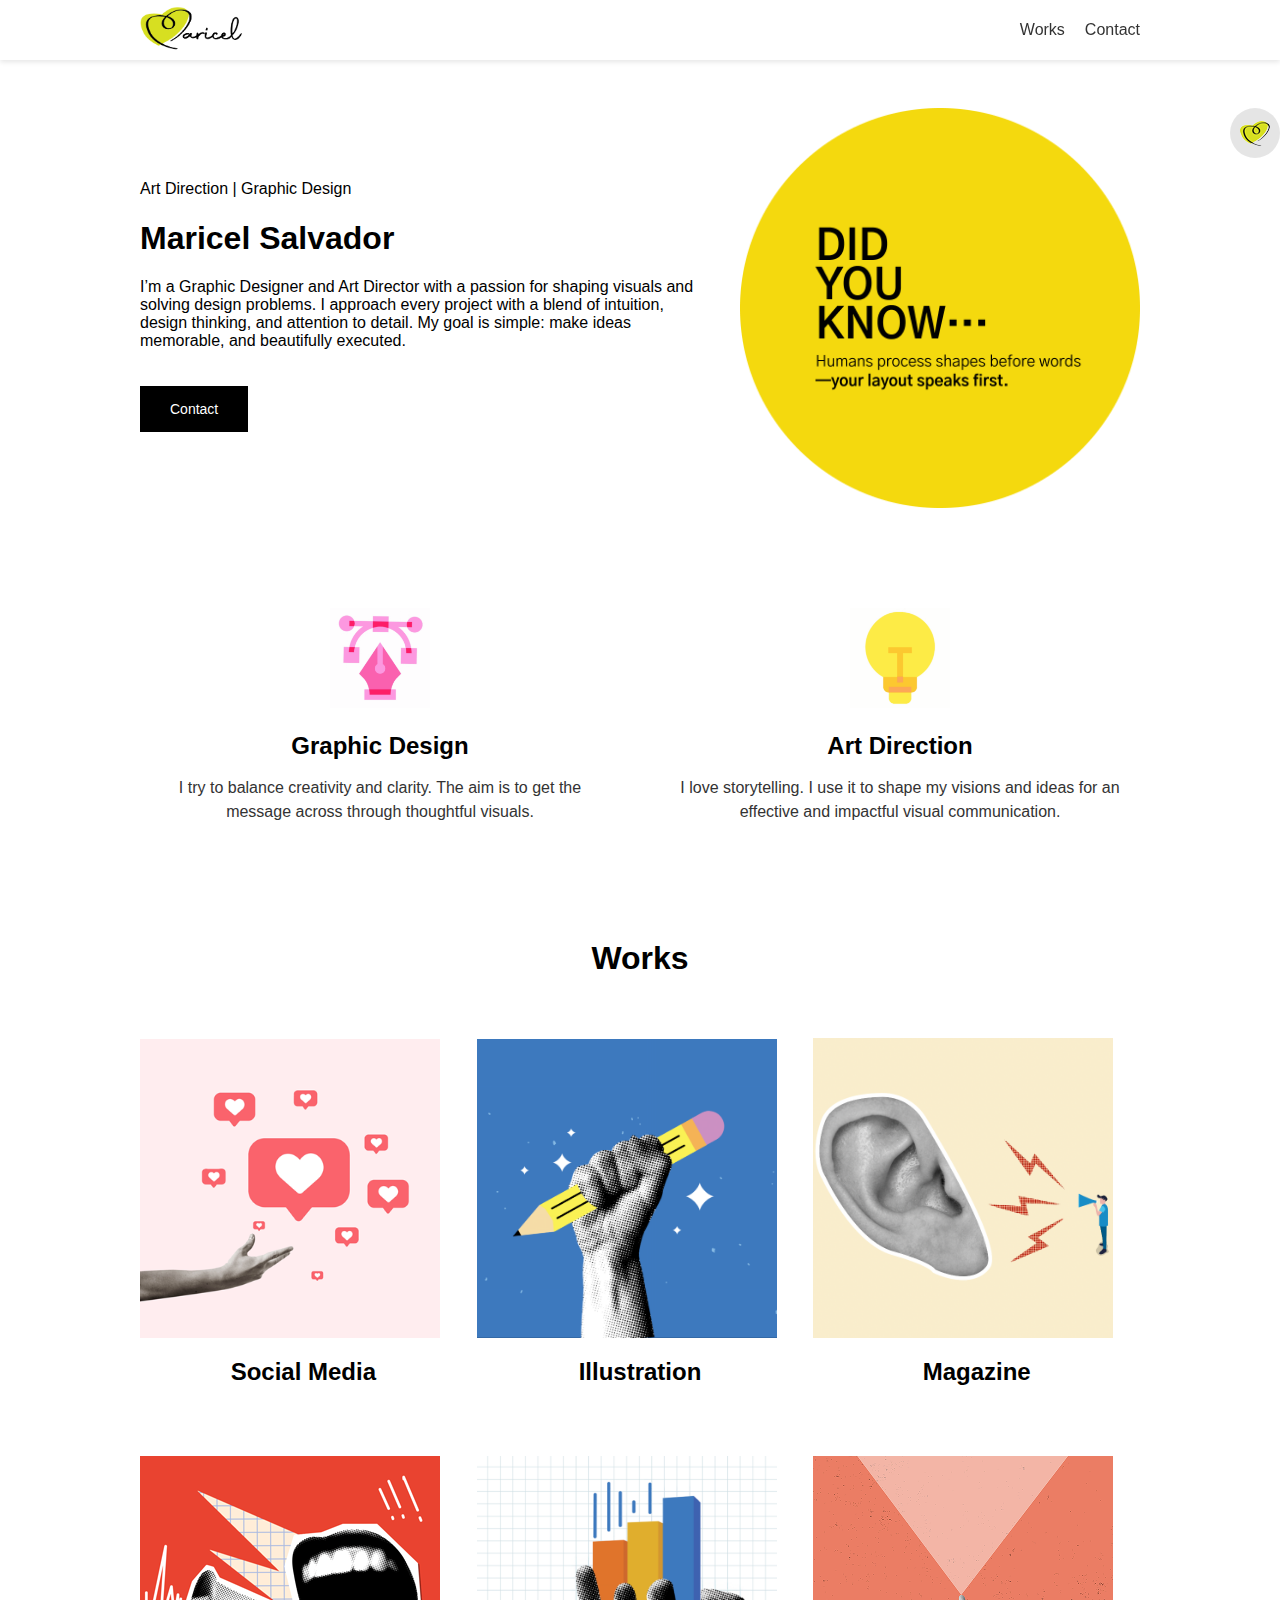
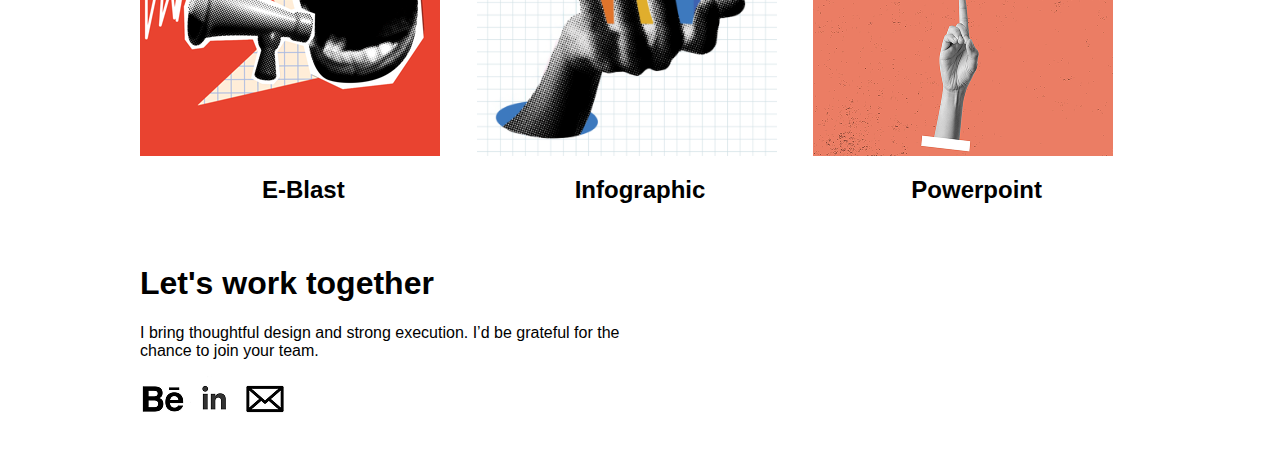
<file: index.html>
<!doctype html>

<html lang="en">
<head>
  <meta charset="UTF-8">
  <meta name="viewport" content="width=device-width, initial-scale=1.0">
  <title>Simple Navbar</title>
	
	<link rel="stylesheet" href="stylesheet.css">
	<link rel="stylesheet" href= "stylesheet2.css">
	<link rel="stylesheet" href= "styleshee3.css">
	
	<script src="menu.js" defer></script>

</head>
<body>
<nav class="navbar">
  <div class="navbar-inner">
    <div class="logo">
      <a href="index.html" aria-label="Go to homepage">
        <img src="images/Maricel-logo.png" alt="Maricel Salvador Logo">
      </a>
    </div>
    <div class="nav-links">
     
      <a href="#folio" class="folio">Works</a>
      <a href="#contact" class="message" data-open="contactModal">Contact</a>
    </div>
  </div>
</nav>

 <div class="about">
     <div>
		 <p>Art Direction | Graphic Design</p>
		 <h1>Maricel Salvador</h1>
		 <p>I’m a Graphic Designer and Art Director with a passion for shaping visuals and solving design problems. I approach every project with a blend of intuition, design thinking, and attention to detail. My goal is simple: make ideas memorable, and beautifully executed.</p>
		 <!-- Trigger button -->
         <button class="contact-trigger" data-open="contactModal"><a href="#contact" class="contact-trigger">Contact</a></button>
	 </div>
	 
<!-----This the MODAL CODE----->
	 
	   <!-- Modal overlay -->
  <div id="contactModal" class="modal-overlay" role="dialog" aria-modal="true" aria-labelledby="contact-title" aria-hidden="true">
    <div class="modal" role="document">
      <div class="modal-header">
        <h2 id="contact-title" class="modal-title">Message me</h2>
        <button class="close-btn" aria-label="Close" data-close>&times;</button>
      </div>
      <div class="modal-body">
        <form id="contactForm" novalidate>
          <div class="field">
            <label class="label" for="name"></label>
            <input class="input" id="name" name="name" type="text" placeholder="Name" required />
          </div>
          <div class="field">
            <label class="label" for="email"></label>
            <input class="input" id="email" name="email" type="email" placeholder="yourname@email.com" required />
          </div>
          <div class="field">
            <label class="label" for="message"></label>
            <textarea class="textarea" id="message" name="message" placeholder="Tell me about your project..." required></textarea>
          </div>
          <div class="actions">
            <button type="submit" class="btn primary">Send</button>
            <button type="button" class="btn secondary" data-close>Cancel</button>
          </div>
        </form>
      </div>
    </div>
  </div>
	 
<!----------------------------->
	 
	 <div>
		 <img src="images/Group 4.png" alt="Maricel Salvador Portfolio Graphic" class="portfolio-img">
	 </div>
	
</div>
	
<div class="skills">
	
	<section class="cards-section">
  <div class="card">
	  <div><img src="images/graphic-design-2.gif" alt="Maricel Salvador Graphic Design" class="skills-1"></div>
    <h2>Graphic Design</h2>
    <p>I try to balance creativity and clarity. The aim is to get the message across through thoughtful visuals.</p>
  </div>

  <div class="card">
	<div><img src="images/art-director-2.gif" alt="Maricel Salvador Art Direction" class="skills-1"></div>
    <h2>Art Direction</h2>
    <p>I love storytelling. I use it to shape my visions and ideas for an  effective and impactful visual communication.</p>
  </div>
</section>
	
</div>
	
<div class="works" id="folio">
	<h1>Works</h1>
	<div class="works-2">
	<div class="cards-works">
		<div class="card-2">
			<a href="social-media.html"><img src="images/Social-Media.png" data-gif="images/Social-Media.gif" alt="Maricel Salvador Social Media" class="skills-2"></a>
		</div>
		<h2 class="works-title" style="align-content: center;">Social Media</h2>
	</div>
	
	<div class="cards-works">
		<div class="card-2">
			<a href="illustration.html"><img src="images/Illustrations.png" alt="Maricel Salvador Illustrations" class="skills-3"></a>
		</div>
		<h2 class="works-title" style="align-content: center;">Illustration</h2>
		
	</div>
	
	<div class="cards-works">
		<div class="card-2">
			<a href="magazine.html"><img src="images/Magazines.png" alt="Maricel Salvador Magazines" class="skills-4"></a>
		</div>
		<h2 class="works-title" style="align-content: center;">Magazine</h2>
	</div>
	
		<div class="cards-works">
		<div class="card-2">
			<a href="eblast.html"><img src="images/E-blasts.png" alt="Maricel Salvador E-blasts" class="skills-5"></a>
		</div>
			<h2 class="works-title" style="align-content: center;">E-Blast</h2>
	</div>
	
	<div class="cards-works">
		<div class="card-2">
			<a href="infographic.html"><img src="images/Infographics.png" alt="Maricel Salvador Infographics" class="skills-6"></a>
		</div>
		<h2 class="works-title" style="align-content: center;">Infographic</h2>
	</div>
	
	<div class="cards-works">
		<div class="card-2">
			<a href="powerpoint.html"><img src="images/Powerpoint.png" alt="Maricel Salvador Powerpoint" class="skills-7"></a>
		</div>
		<h2 class="works-title" style="align-content: center;">Powerpoint</h2>
	</div>
		</div>
</div>
	
	<div class="footer">
	<div class="call-to-action">
		<h1>Let's work together</h1>
		<p>I bring thoughtful design and strong execution. I’d be grateful for the chance to join your team.</p>
		
		<div class="footer-menu">
		<a href="https://www.behance.net/MariSalvador" aria-label="Go to Behance"><img src="images/behance.png" alt="behance logo"></a>
		<a href="https://www.linkedin.com/in/maricel-salvador/" aria-label="Go to LinkedIn"><img src="images/linkedin.png" alt="linkedin logo"></a>
		<a href="#" aria-label="Open contact form" data-open="contactModal"><img src="images/email.png" alt="email logo"></a>
	    </div>
	</div>
</div>
	
<div class="container">
			<!-- Hamburger Icon -->
<div class="menu-toggle" id="menu-toggle">
 <img src="images/Maricel-logo-2.png" alt="Maricel logo2">
</div>

<!-- Hidden Floating Menu -->
<div class="floating-menu" id="floating-menu">
  <a href="social-media.html">Social Media</a>
  <a href="illustration.html">Illustration</a>
  <a href="magazine.html">Magazine</a>
  <a href="eblast.html">E-Blast</a>
  <a href="infographic.html">Infographic</a>
  <a href="powerpoint.html">Powerpoint</a>
</div>
	
</div>
</body>
</html>
</file>
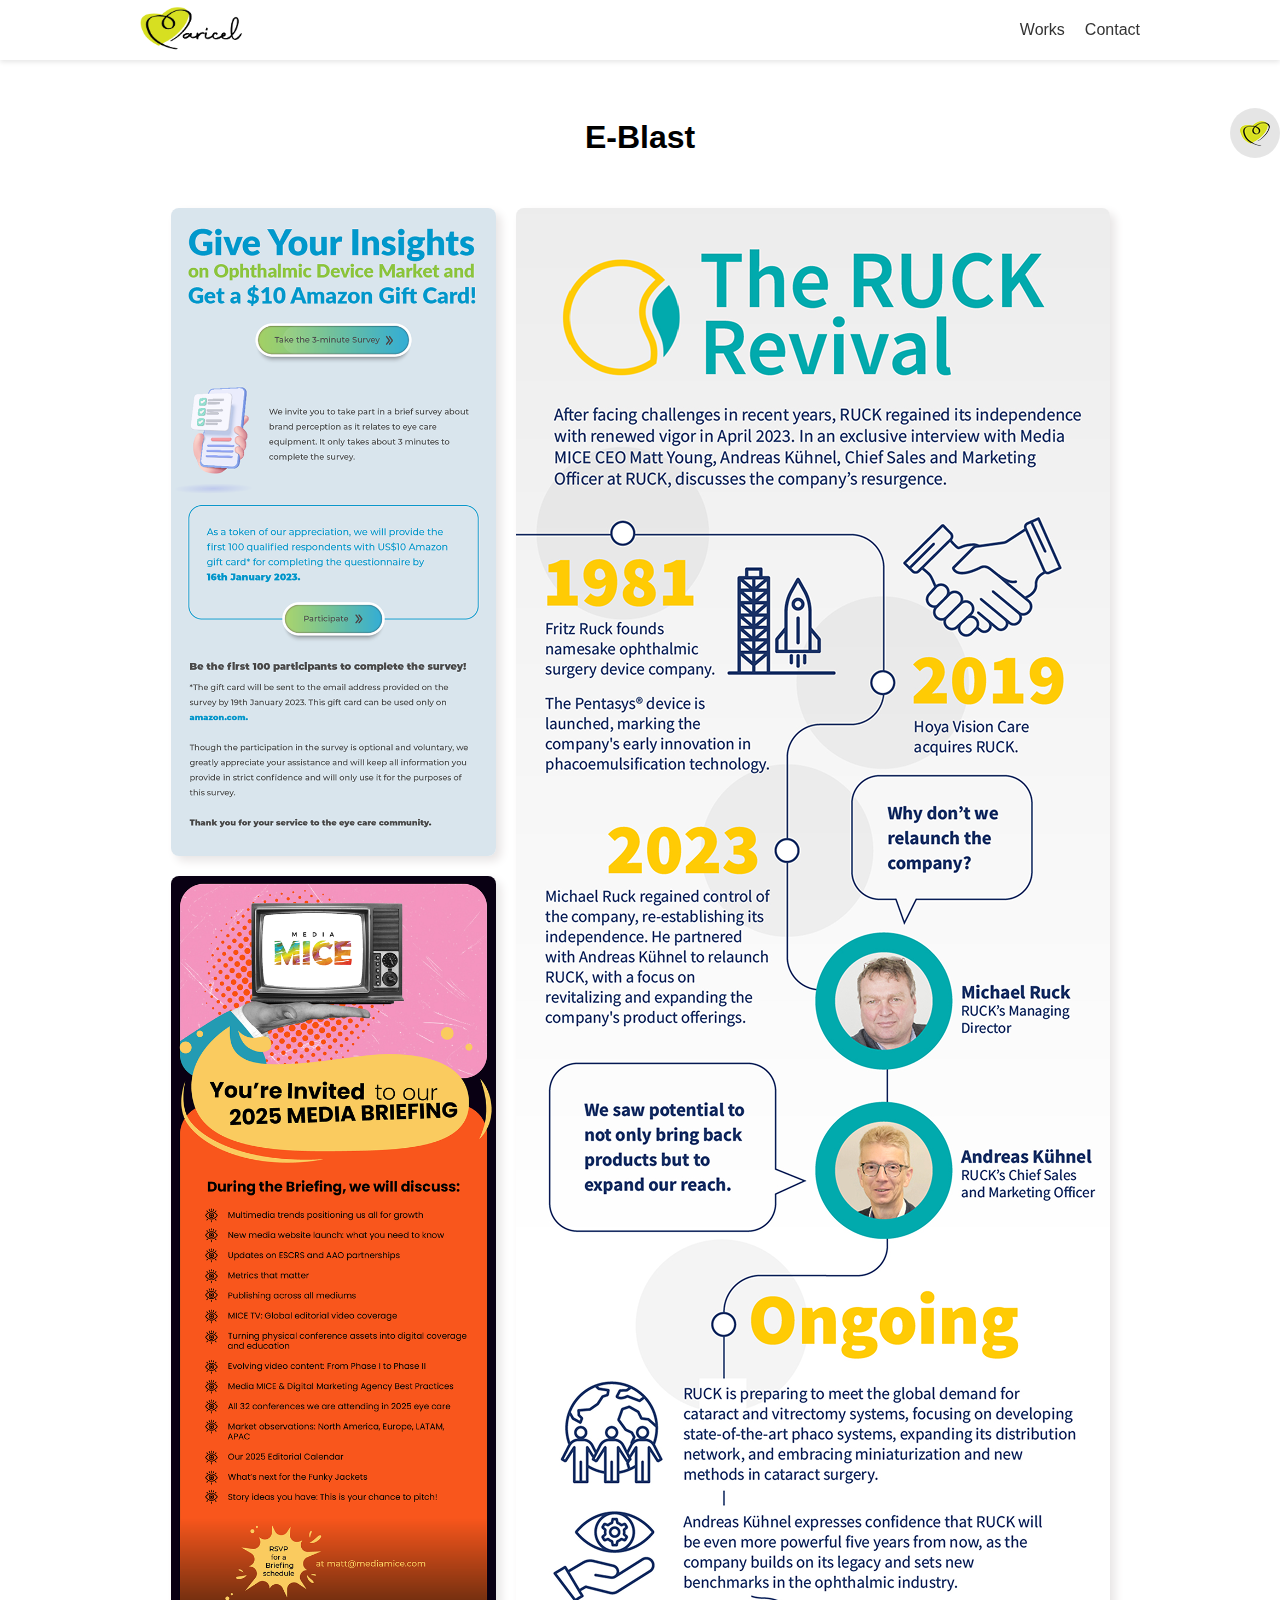
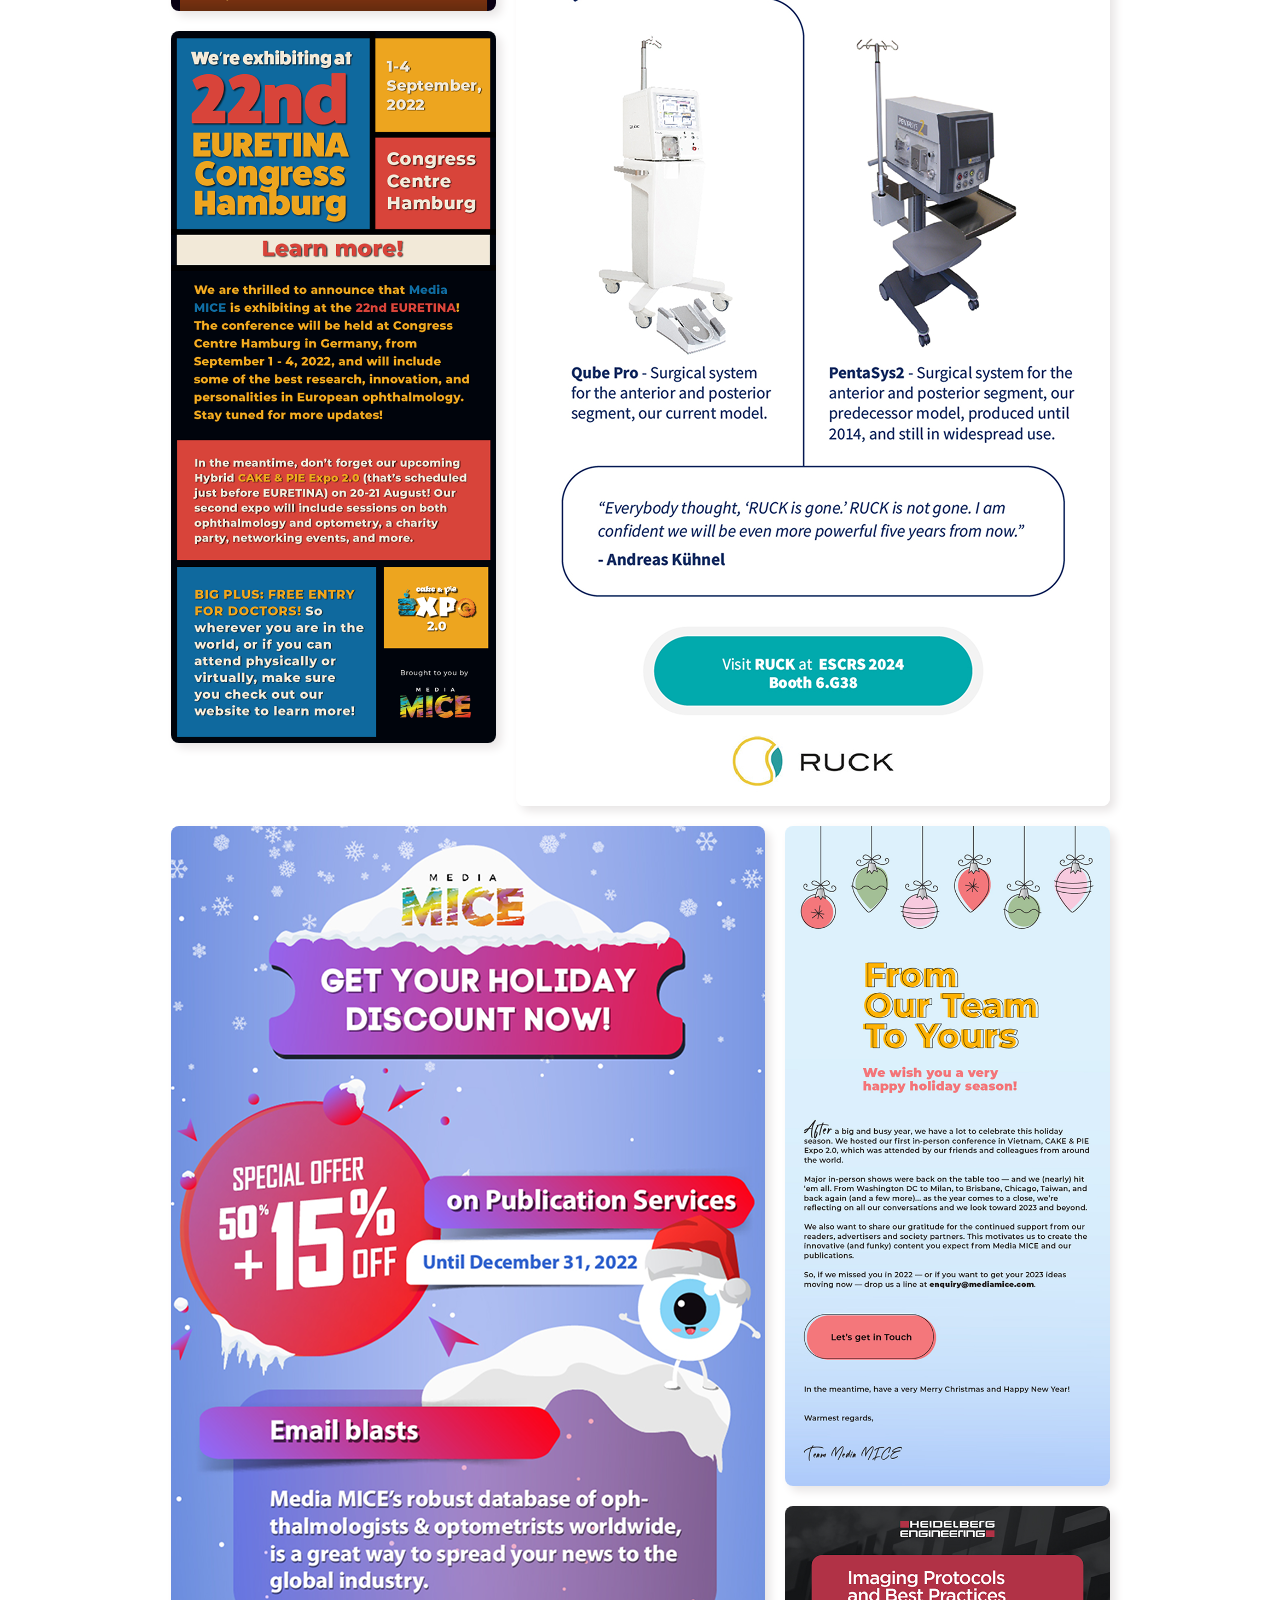
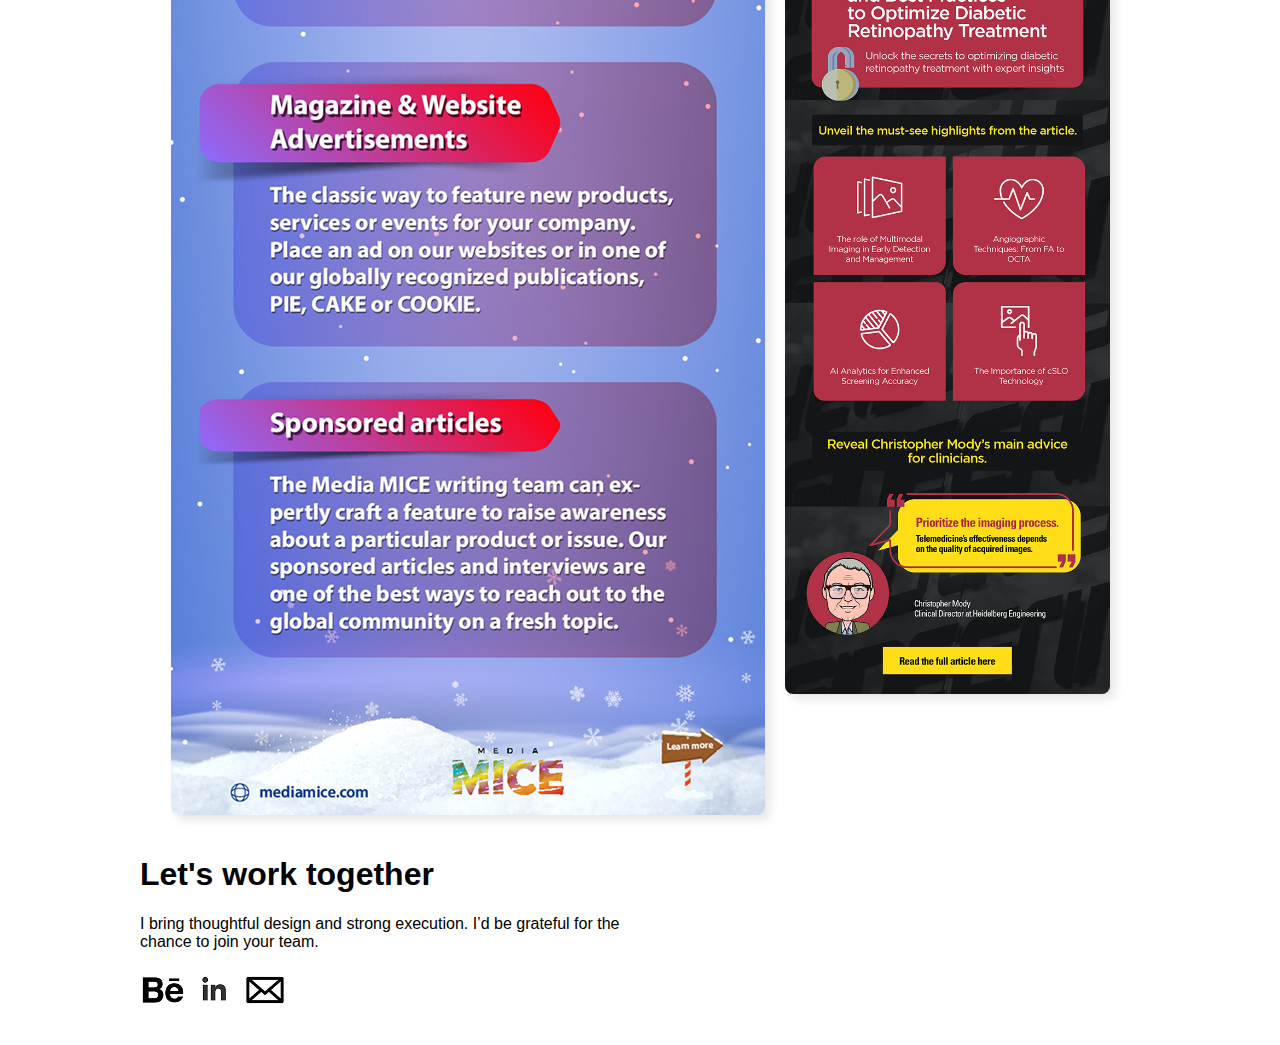
<file: eblast.html>
<!doctype html>
<html>
<head>
<meta charset="UTF-8">
<meta name="viewport" content="width=device-width, initial-scale=1.0">
<title>Untitled Document</title>
	
	<link rel="stylesheet" href="stylesheet.css">
	<link rel="stylesheet" href= "stylesheet2.css">
	<link rel="stylesheet" href= "styleshee3.css">
	<script src="menu.js" defer></script>
	
</head>

<body>
<nav class="navbar">
  <div class="navbar-inner">
    <div class="logo">
      <a href="index.html" aria-label="Go to homepage">
        <img src="images/Maricel-logo.png" alt="Maricel Salvador Logo">
      </a>
    </div>
    <div class="nav-links">
      <a href="index.html#folio">Works</a>
      <a href="#contact" class="message" data-open="contactModal">Contact</a>
    </div>
  </div>
</nav>
	
	<!-----This the MODAL CODE----->
	 
	   <!-- Modal overlay -->
  <div id="contactModal" class="modal-overlay" role="dialog" aria-modal="true" aria-labelledby="contact-title" aria-hidden="true">
    <div class="modal" role="document">
      <div class="modal-header">
        <h2 id="contact-title" class="modal-title">Message me</h2>
        <button class="close-btn" aria-label="Close" data-close>&times;</button>
      </div>
      <div class="modal-body">
        <form id="contactForm" novalidate>
          <div class="field">
            <label class="label" for="name"></label>
            <input class="input" id="name" name="name" type="text" placeholder="Name" required />
          </div>
          <div class="field">
            <label class="label" for="email"></label>
            <input class="input" id="email" name="email" type="email" placeholder="yourname@email.com" required />
          </div>
          <div class="field">
            <label class="label" for="message"></label>
            <textarea class="textarea" id="message" name="message" placeholder="Tell me about your project..." required></textarea>
          </div>
          <div class="actions">
            <button type="submit" class="btn primary">Send</button>
            <button type="button" class="btn secondary" data-close>Cancel</button>
          </div>
        </form>
      </div>
    </div>
  </div>
	 
<!----------------------------->

<div class="container-works" style="display:flex; flex-direction:column; align-items:center; justify-content:center; text-align:center; max-width:1000px; margin:0 auto;">
  
	<div class="allwork-title"><h1>E-Blast</h1></div>
	  
	  
	  
<div class="works-row">
	<div class="works-column">
	   <div class="masonry">
		  <div class="item"><img src="images/topcon.png" alt="Topcon"></div>
	   </div>
	   <div class="masonry">
		  <div class="item"><img src="images/mm-briefing.png" alt="Briefing"></div>
	   </div>
	   <div class="masonry">
		  <div class="item"><img src="images/euretina.png" alt="Euretina"></div>
	   </div>
	</div>
	
	   <div class="masonry" style="max-width: 675px;">
		  <div class="item"><img src="images/ruck-revival.png" alt="Ruck"></div>
	   </div>
</div>
	
<div class="works-row" style="padding-top: 20px;">
	  <div class="masonry" >
		  <div class="item"><img src="images/sale.png" style="max-width: 700px;" alt="Sale"></div>
	  </div>
    <div class="works-column">
	  <div class="masonry">
		  <div class="item"><img src="images/christmas.png" alt="Christmas"></div>
	  </div>
	  <div class="masonry">
		  <div class="item"><img src="images/heidelberg.png" alt="Heidelberg"></div>
	  </div>
	</div>
</div>

</div>

	
	
	<div class="footer">
	<div class="call-to-action">
		<h1>Let's work together</h1>
		<p>I bring thoughtful design and strong execution. I’d be grateful for the chance to join your team.</p>
		
		<div class="footer-menu">
		<a href="#" aria-label="Go to Behance"><img src="images/behance.png" alt="behance logo"></a>
		<a href="#" aria-label="Go to LinkedIn"><img src="images/linkedin.png" alt="linkedin logo"></a>
		<a href="#" aria-label="Go to email"><img src="images/email.png" alt="email logo"></a>
	    </div>
	</div>
	
</div>
	
	<!-- Hamburger Icon -->
<div class="menu-toggle" id="menu-toggle">
  <img src="images/Maricel-logo-2.png" alt="Maricel logo2">
</div>

<!-- Hidden Floating Menu -->
<div class="floating-menu" id="floating-menu">
  <a href="social-media.html">Social Media</a>
  <a href="illustration.html">Illustration</a>
  <a href="magazine.html">Magazine</a>
  <a href="eblast.html">E-Blast</a>
  <a href="infographic.html">Infographic</a>
  <a href="powerpoint.html">Powerpoint</a>
</div>
	
	
</body>
</html>
</file>
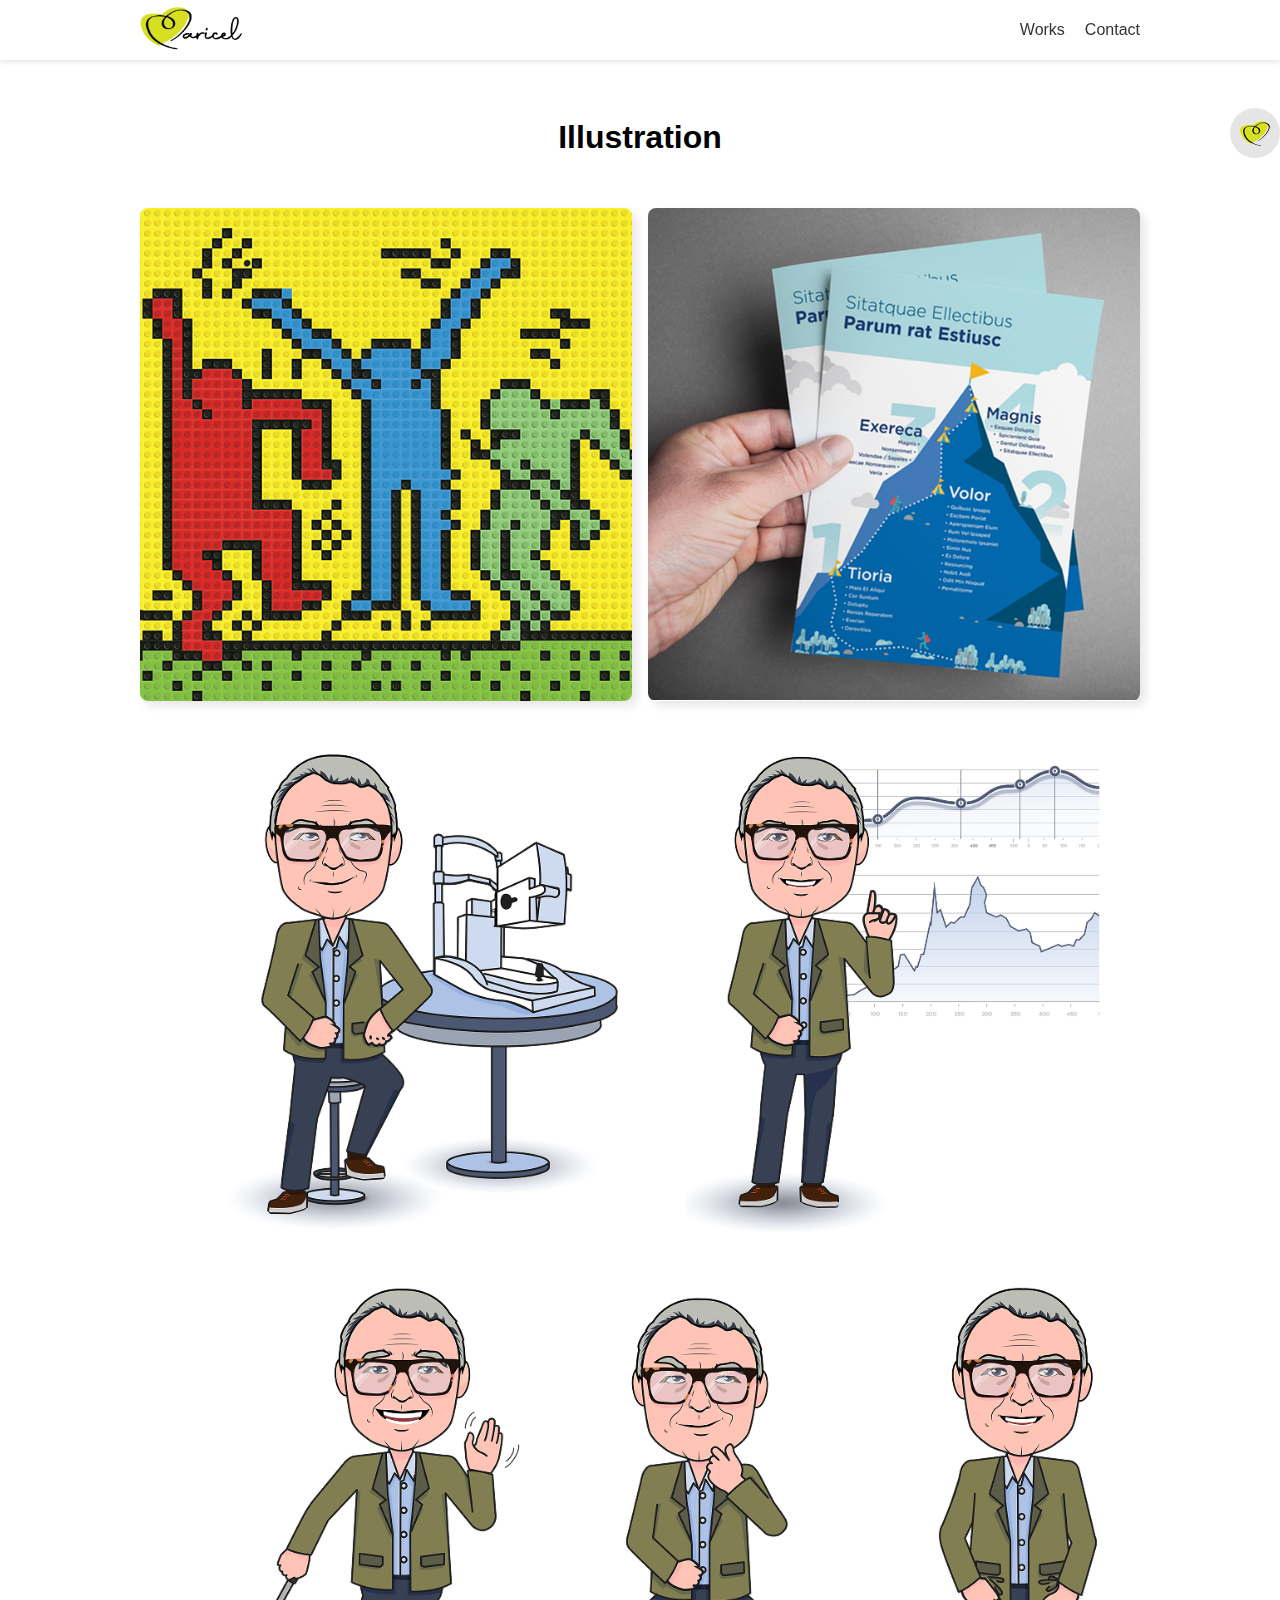
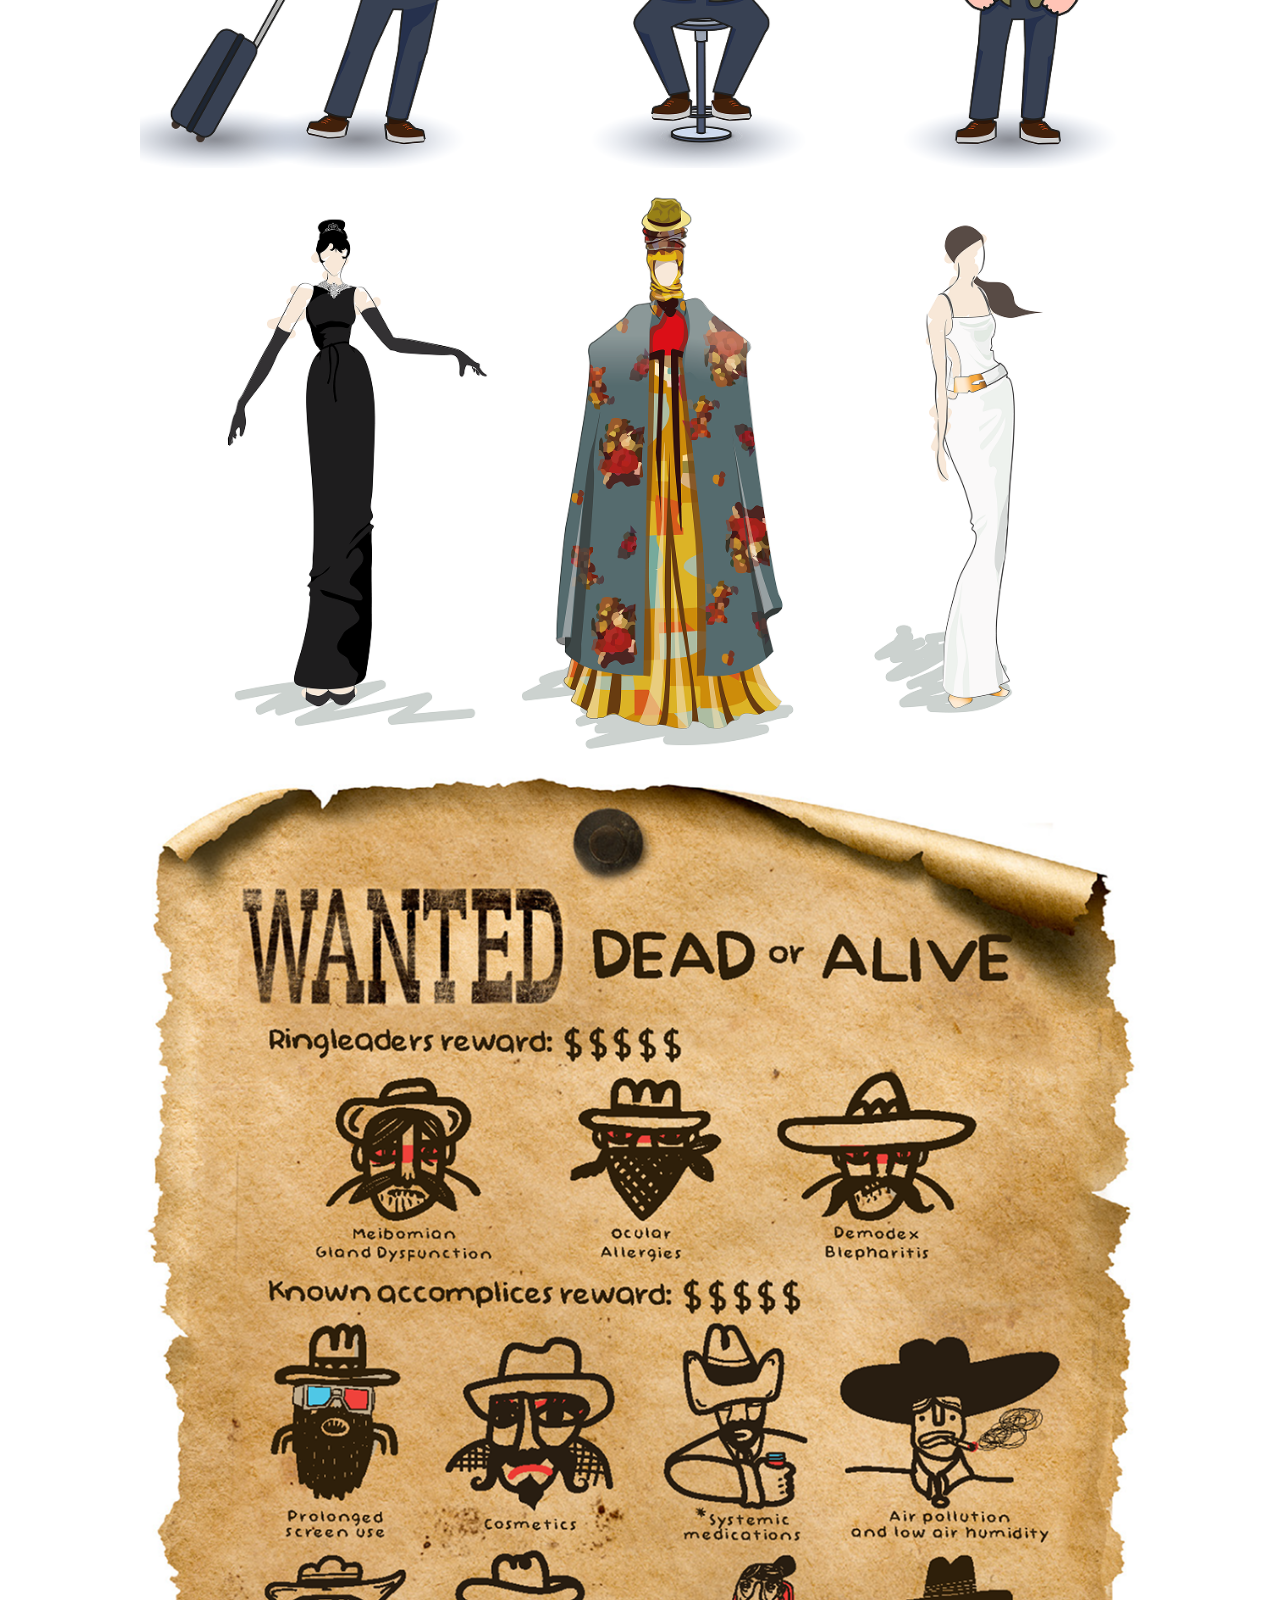
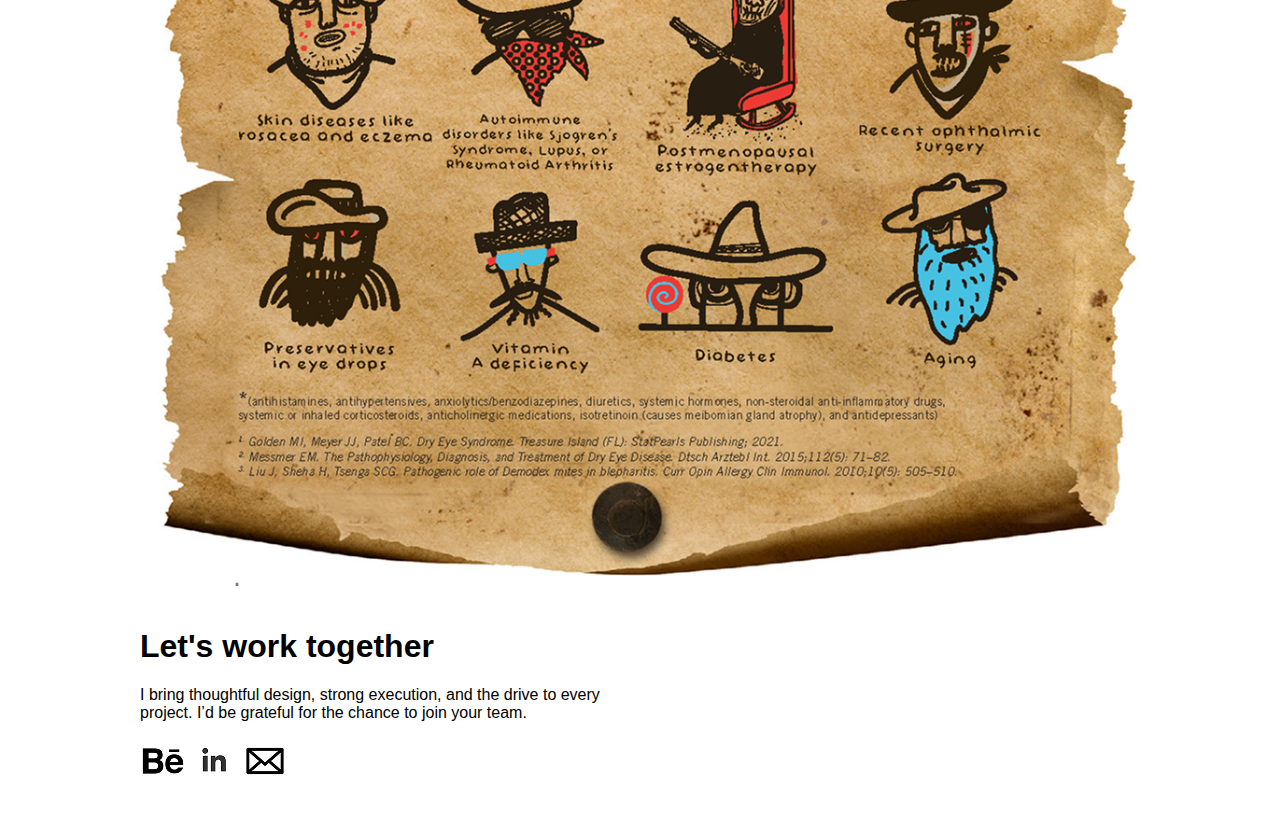
<file: illustration.html>
<!doctype html>
<html>
<head>
<meta charset="UTF-8">
<meta name="viewport" content="width=device-width, initial-scale=1.0">
<title>Untitled Document</title>
	
	<link rel="stylesheet" href="stylesheet.css">
	<link rel="stylesheet" href= "stylesheet2.css">
	<link rel="stylesheet" href= "styleshee3.css">
	<script src="menu.js" defer></script>
	
</head>

<body>
<nav class="navbar">
  <div class="navbar-inner">
    <div class="logo">
      <a href="index.html" aria-label="Go to homepage">
        <img src="images/Maricel-logo.png" alt="Maricel Salvador Logo">
      </a>
    </div>
    <div class="nav-links">
      <a href="index.html#folio">Works</a>
      <a href="#contact" class="message" data-open="contactModal">Contact</a>
    </div>
  </div>
</nav>
	
	<!-----This the MODAL CODE----->
	 
	   <!-- Modal overlay -->
  <div id="contactModal" class="modal-overlay" role="dialog" aria-modal="true" aria-labelledby="contact-title" aria-hidden="true">
    <div class="modal" role="document">
      <div class="modal-header">
        <h2 id="contact-title" class="modal-title">Message me</h2>
        <button class="close-btn" aria-label="Close" data-close>&times;</button>
      </div>
      <div class="modal-body">
        <form id="contactForm" novalidate>
          <div class="field">
            <label class="label" for="name"></label>
            <input class="input" id="name" name="name" type="text" placeholder="Name" required />
          </div>
          <div class="field">
            <label class="label" for="email"></label>
            <input class="input" id="email" name="email" type="email" placeholder="yourname@email.com" required />
          </div>
          <div class="field">
            <label class="label" for="message"></label>
            <textarea class="textarea" id="message" name="message" placeholder="Tell me about your project..." required></textarea>
          </div>
          <div class="actions">
            <button type="submit" class="btn primary">Send</button>
            <button type="button" class="btn secondary" data-close>Cancel</button>
          </div>
        </form>
      </div>
    </div>
  </div>
	 
<!----------------------------->
	
<div class="container-works">
	<div class="allwork-title"><h1>Illustration</h1></div>
	<div class="masonry">
  <div class="row">
    <div class="item"><img src="images/Haring.png" alt="Haring"></div>
    <div class="item"><img src="images/Infographic_mountain.png" alt="Infographic mountain"></div>
  </div>
  <div class="row">
    <div class="item2"><img src="images/Mody.png" alt="Fashion"></div>
  </div>
  <div class="row">
    <div class="item2"><img src="images/fashion.png" alt="Fashion"></div>
  </div>
  <div class="row">
    <div class="item2"><img src="images/cowboy.png" alt="Cowboy"></div>
  </div>
	</div>
	
	</div>
	
	
	
	<div class="footer">
	<div class="call-to-action">
		<h1>Let's work together</h1>
		<p>I bring thoughtful design, strong execution, and the drive to every project. I’d be grateful for the chance to join your team.</p>
		
		<div class="footer-menu">
		<a href="#" aria-label="Go to Behance"><img src="images/behance.png" alt="behance logo"></a>
		<a href="#" aria-label="Go to LinkedIn"><img src="images/linkedin.png" alt="linkedin logo"></a>
		<a href="#" aria-label="Go to email"><img src="images/email.png" alt="email logo"></a>
	    </div>
	</div>

</div>
	
	<!-- Hamburger Icon -->
<div class="menu-toggle" id="menu-toggle">
  <img src="images/Maricel-logo-2.png" alt="Maricel logo2">
</div>

<!-- Hidden Floating Menu -->
<div class="floating-menu" id="floating-menu">
  <a href="social-media.html">Social Media</a>
  <a href="illustration.html">Illustration</a>
  <a href="magazine.html">Magazine</a>
  <a href="eblast.html">E-Blast</a>
  <a href="infographic.html">Infographic</a>
  <a href="powerpoint.html">Powerpoint</a>
</div>
	
	
</body>
</html>
</file>
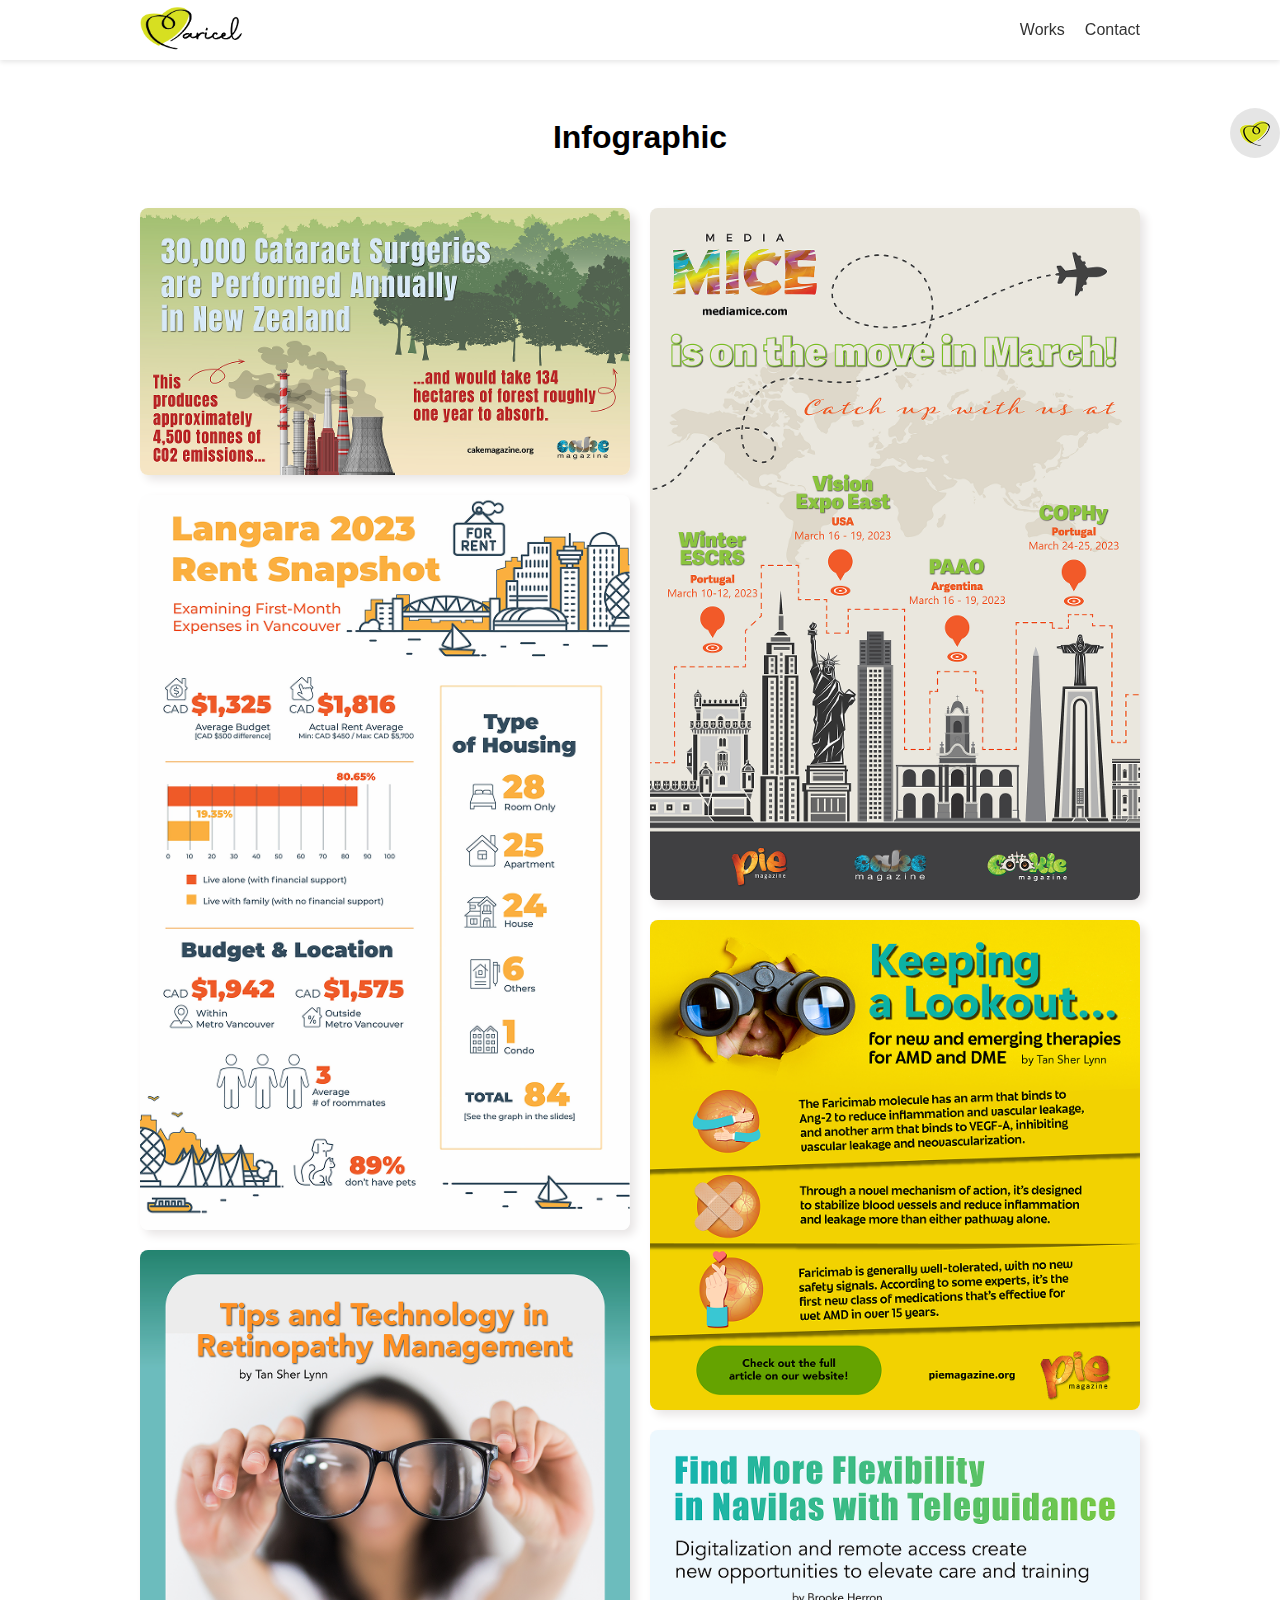
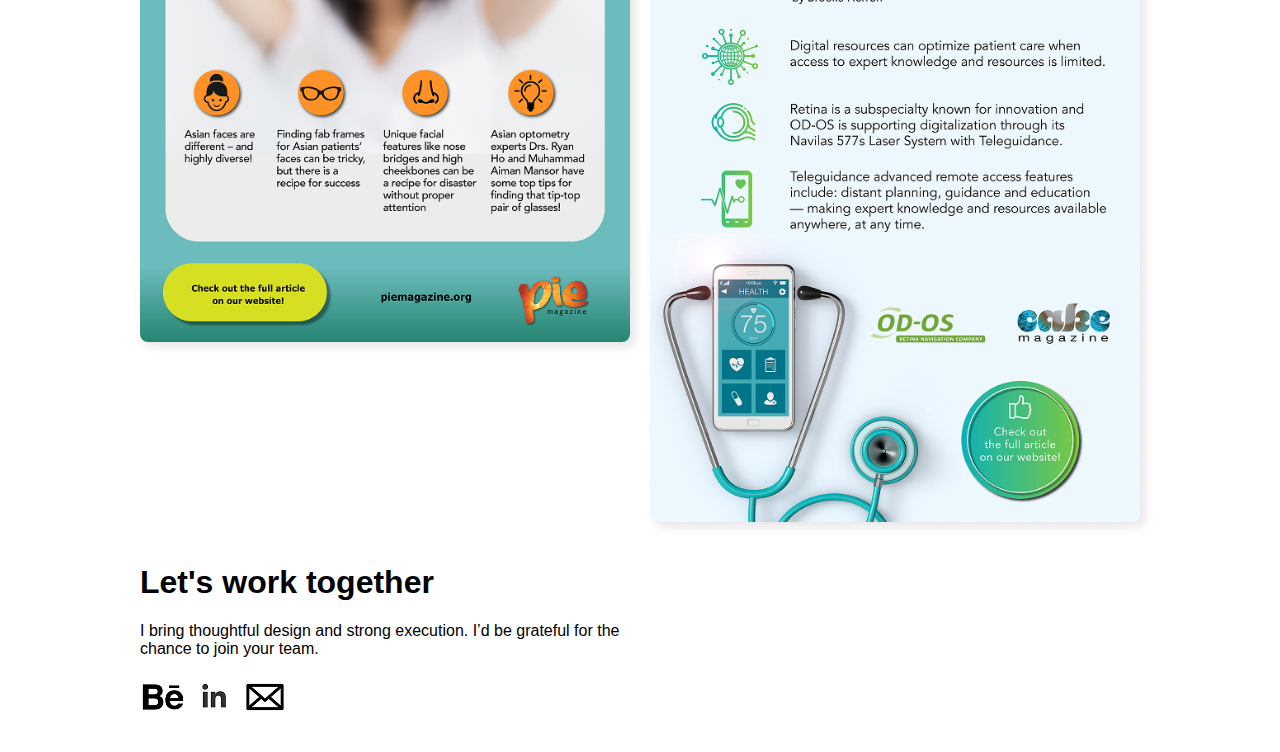
<file: infographic.html>
<!doctype html>
<html>
<head>
<meta charset="UTF-8">
<meta name="viewport" content="width=device-width, initial-scale=1.0">
<title>Untitled Document</title>
	
	<link rel="stylesheet" href="stylesheet.css">
	<link rel="stylesheet" href= "stylesheet2.css">
	<link rel="stylesheet" href= "styleshee3.css">
	<script src="menu.js" defer></script>
	
</head>

<body>
<nav class="navbar">
  <div class="navbar-inner">
    <div class="logo">
      <a href="index.html" aria-label="Go to homepage">
        <img src="images/Maricel-logo.png" alt="Maricel Salvador Logo">
      </a>
    </div>
    <div class="nav-links">
      <a href="index.html#folio">Works</a>
      <a href="#contact" class="message" data-open="contactModal">Contact</a>
    </div>
  </div>
</nav>
	
	<!-----This the MODAL CODE----->
	 
	   <!-- Modal overlay -->
  <div id="contactModal" class="modal-overlay" role="dialog" aria-modal="true" aria-labelledby="contact-title" aria-hidden="true">
    <div class="modal" role="document">
      <div class="modal-header">
        <h2 id="contact-title" class="modal-title">Message me</h2>
        <button class="close-btn" aria-label="Close" data-close>&times;</button>
      </div>
      <div class="modal-body">
        <form id="contactForm" novalidate>
          <div class="field">
            <label class="label" for="name"></label>
            <input class="input" id="name" name="name" type="text" placeholder="Name" required />
          </div>
          <div class="field">
            <label class="label" for="email"></label>
            <input class="input" id="email" name="email" type="email" placeholder="yourname@email.com" required />
          </div>
          <div class="field">
            <label class="label" for="message"></label>
            <textarea class="textarea" id="message" name="message" placeholder="Tell me about your project..." required></textarea>
          </div>
          <div class="actions">
            <button type="submit" class="btn primary">Send</button>
            <button type="button" class="btn secondary" data-close>Cancel</button>
          </div>
        </form>
      </div>
    </div>
  </div>
	 
<!----------------------------->
	
<div class="container-works" style="display:flex; flex-direction:column; align-items:center; justify-content:center; text-align:center; max-width:1000px; margin:0 auto;">
  
	<div class="allwork-title"><h1>Infographic</h1></div>
	
	<div class="works-row">
		
	<div class="works-column2">
		<div class="row">
		  <div class="item"><img src="images/infographic-1.png" alt="info-1"></div>
		</div>
		<div class="row">
		  <div class="item"><img src="images/langara.png" alt="info-3"></div>
    	</div>
		<div class="row">
		  <div class="item"><img src="images/infographic-5.png" alt="info-5"></div>
    	</div>

	</div>
		
	<div class="works-column2">
		<div class="row">
		  <div class="item"><img src="images/infographic-2.png" alt="info-2"></div>
		</div>
		<div class="row">
			<div class="item"><img src="images/infographic-4.png" alt="info-4"></div>
		</div>
		<div class="row">
			<div class="item"><img src="images/infographic-7.png" alt="info-7"></div>
		</div>
	</div>
	</div>
	</div>
	
	<div class="footer">
	<div class="call-to-action">
		<h1>Let's work together</h1>
		<p>I bring thoughtful design and strong execution. I’d be grateful for the chance to join your team.</p>
		
		<div class="footer-menu">
		<a href="#" aria-label="Go to Behance"><img src="images/behance.png" alt="behance logo"></a>
		<a href="#" aria-label="Go to LinkedIn"><img src="images/linkedin.png" alt="linkedin logo"></a>
		<a href="#" aria-label="Go to email"><img src="images/email.png" alt="email logo"></a>
	    </div>
	</div>

</div>
	
	<!-- Hamburger Icon -->
<div class="menu-toggle" id="menu-toggle">
  <img src="images/Maricel-logo-2.png" alt="Maricel logo2">
</div>

<!-- Hidden Floating Menu -->
<div class="floating-menu" id="floating-menu">
  <a href="social-media.html">Social Media</a>
  <a href="illustration.html">Illustration</a>
  <a href="magazine.html">Magazine</a>
  <a href="eblast.html">E-Blast</a>
  <a href="infographic.html">Infographic</a>
  <a href="powerpoint.html">Powerpoint</a>
</div>
	
	
</body>
</html>
</file>
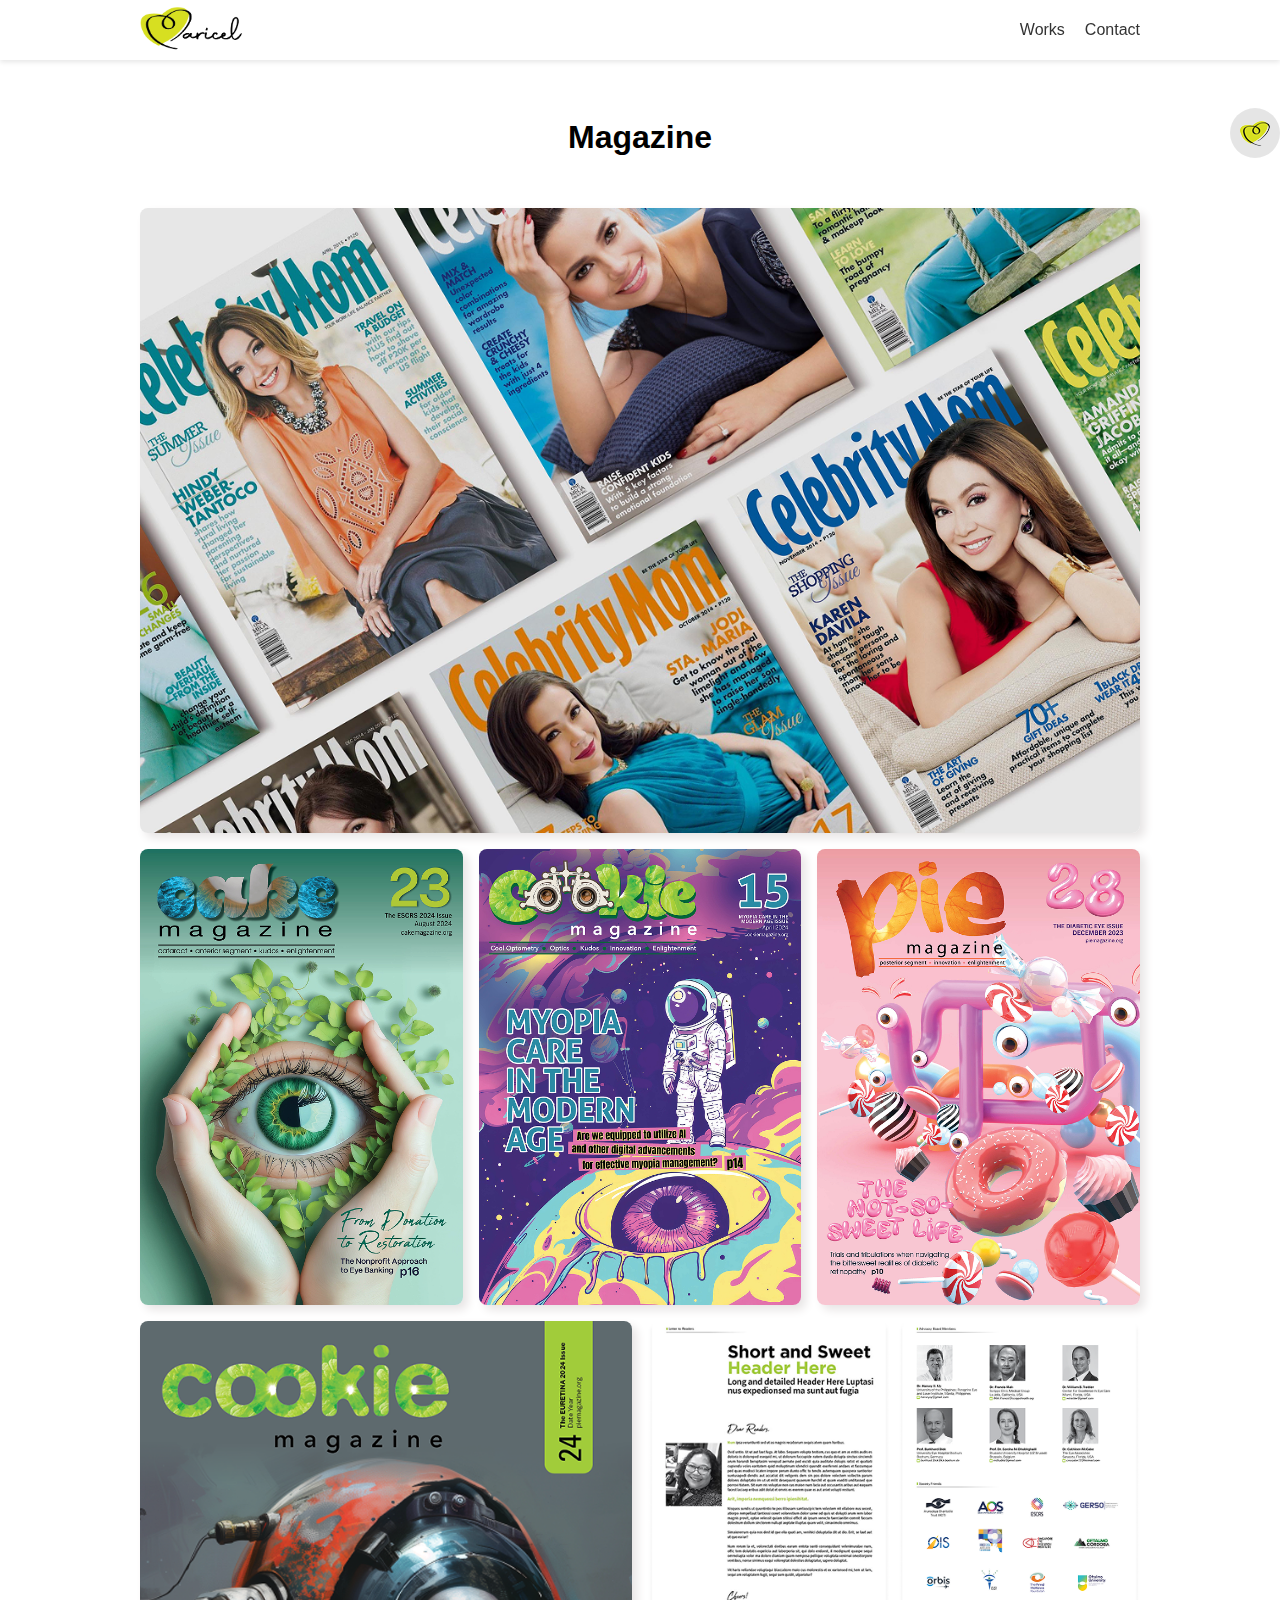
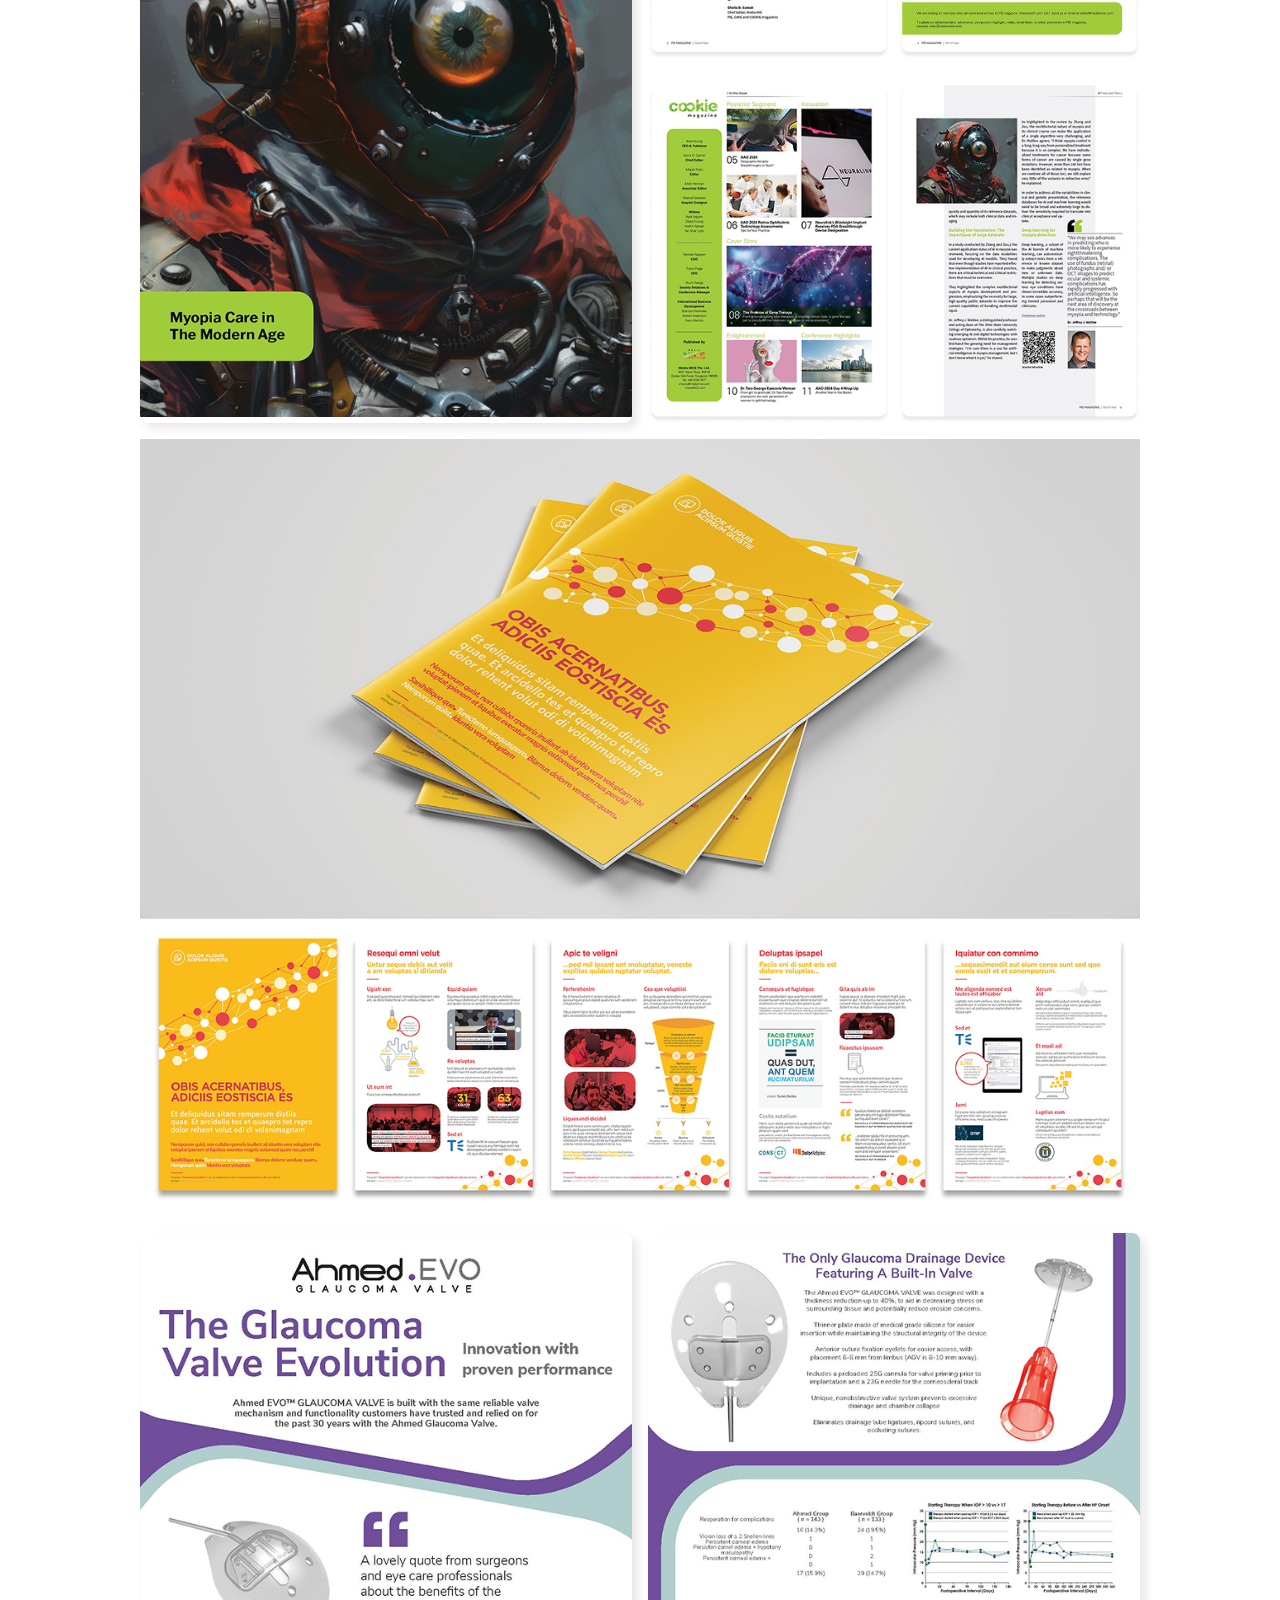
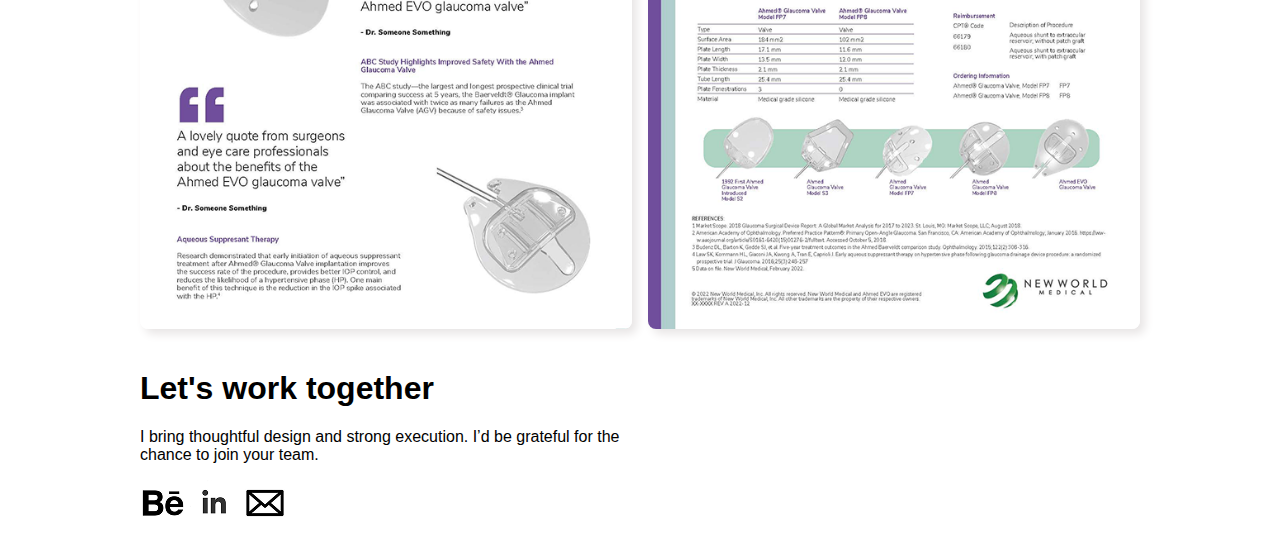
<file: magazine.html>
<!doctype html>
<html>
<head>
<meta charset="UTF-8">
<meta name="viewport" content="width=device-width, initial-scale=1.0">
<title>Untitled Document</title>
	
	<link rel="stylesheet" href="stylesheet.css">
	<link rel="stylesheet" href= "stylesheet2.css">
	<link rel="stylesheet" href= "styleshee3.css">
	<script src="menu.js" defer></script>
	
</head>

<body>
<nav class="navbar">
  <div class="navbar-inner">
    <div class="logo">
      <a href="index.html" aria-label="Go to homepage">
        <img src="images/Maricel-logo.png" alt="Maricel Salvador Logo">
      </a>
    </div>
    <div class="nav-links">
      <a href="index.html#folio">Works</a>
      <a href="#contact" class="message" data-open="contactModal">Contact</a>
    </div>
  </div>
</nav>
	
	<!-----This the MODAL CODE----->
	 
	   <!-- Modal overlay -->
  <div id="contactModal" class="modal-overlay" role="dialog" aria-modal="true" aria-labelledby="contact-title" aria-hidden="true">
    <div class="modal" role="document">
      <div class="modal-header">
        <h2 id="contact-title" class="modal-title">Message me</h2>
        <button class="close-btn" aria-label="Close" data-close>&times;</button>
      </div>
      <div class="modal-body">
        <form id="contactForm" novalidate>
          <div class="field">
            <label class="label" for="name"></label>
            <input class="input" id="name" name="name" type="text" placeholder="Name" required />
          </div>
          <div class="field">
            <label class="label" for="email"></label>
            <input class="input" id="email" name="email" type="email" placeholder="yourname@email.com" required />
          </div>
          <div class="field">
            <label class="label" for="message"></label>
            <textarea class="textarea" id="message" name="message" placeholder="Tell me about your project..." required></textarea>
          </div>
          <div class="actions">
            <button type="submit" class="btn primary">Send</button>
            <button type="button" class="btn secondary" data-close>Cancel</button>
          </div>
        </form>
      </div>
    </div>
  </div>
	 
<!----------------------------->
	
<div class="container-works">
	<div class="allwork-title"><h1>Magazine</h1></div>
	<div class="masonry">
	<div class="row">
		<div class="item"><img src="images/Magazine_covers.png" alt="Magazine Covers"></div>
	</div>
	<div class="row">
		<div class="item"><img src="images/cake.png" alt="Cake"></div>
		<div class="item"><img src="images/cookie.png" alt="Cookie"></div>
		<div class="item"><img src="images/pie.png" alt="Pie"></div>
	</div>
	<div class="row">
		<div class="item"><img src="images/cookie-redesign.png" alt="cookie Redesign"></div>
		<div class="item" style="box-shadow: none;"><img src="images/1.png" alt="1"></div>
	</div>
	<div class="row">
		<div class="item2"><img src="images/brochure.png" alt="Brochure"></div>
	</div>
		<div class="row">
		<div class="item"><img src="images/brochure2.png" alt="Brochure 2"></div>
		<div class="item"><img src="images/brochure1.png" alt="Brochure 1"></div>
	</div>
		
	</div>

</div>
	
	
	
	<div class="footer">
	<div class="call-to-action">
		<h1>Let's work together</h1>
		<p>I bring thoughtful design and strong execution. I’d be grateful for the chance to join your team.</p>
		
		<div class="footer-menu">
		<a href="#" aria-label="Go to Behance"><img src="images/behance.png" alt="behance logo"></a>
		<a href="#" aria-label="Go to LinkedIn"><img src="images/linkedin.png" alt="linkedin logo"></a>
		<a href="#" aria-label="Go to email"><img src="images/email.png" alt="email logo"></a>
	    </div>
	</div>
	
</div>
	
	<!-- Hamburger Icon -->
<div class="menu-toggle" id="menu-toggle">
  <img src="images/Maricel-logo-2.png" alt="Maricel logo2">
</div>

<!-- Hidden Floating Menu -->
<div class="floating-menu" id="floating-menu">
  <a href="social-media.html">Social Media</a>
  <a href="illustration.html">Illustration</a>
  <a href="magazine.html">Magazine</a>
  <a href="eblast.html">E-Blast</a>
  <a href="infographic.html">Infographic</a>
  <a href="powerpoint.html">Powerpoint</a>
</div>
	
	
</body>
</html>
</file>
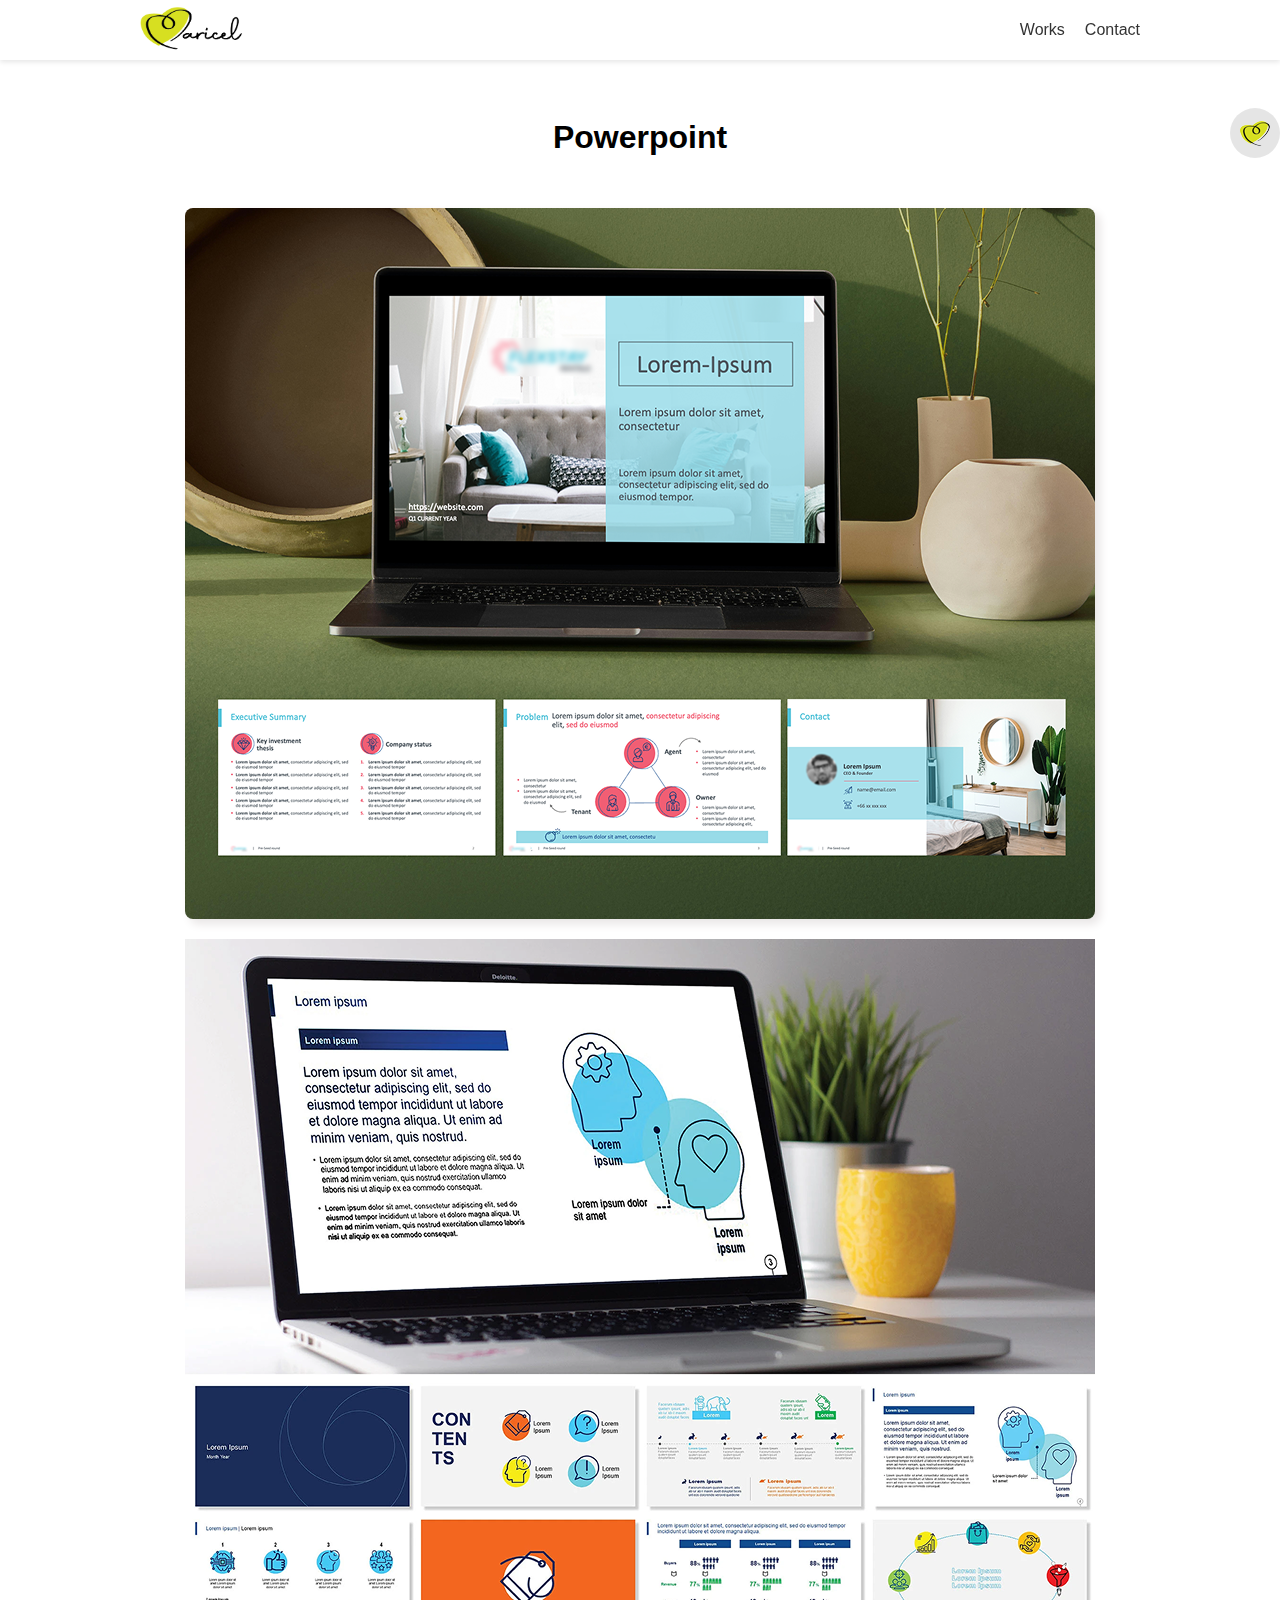
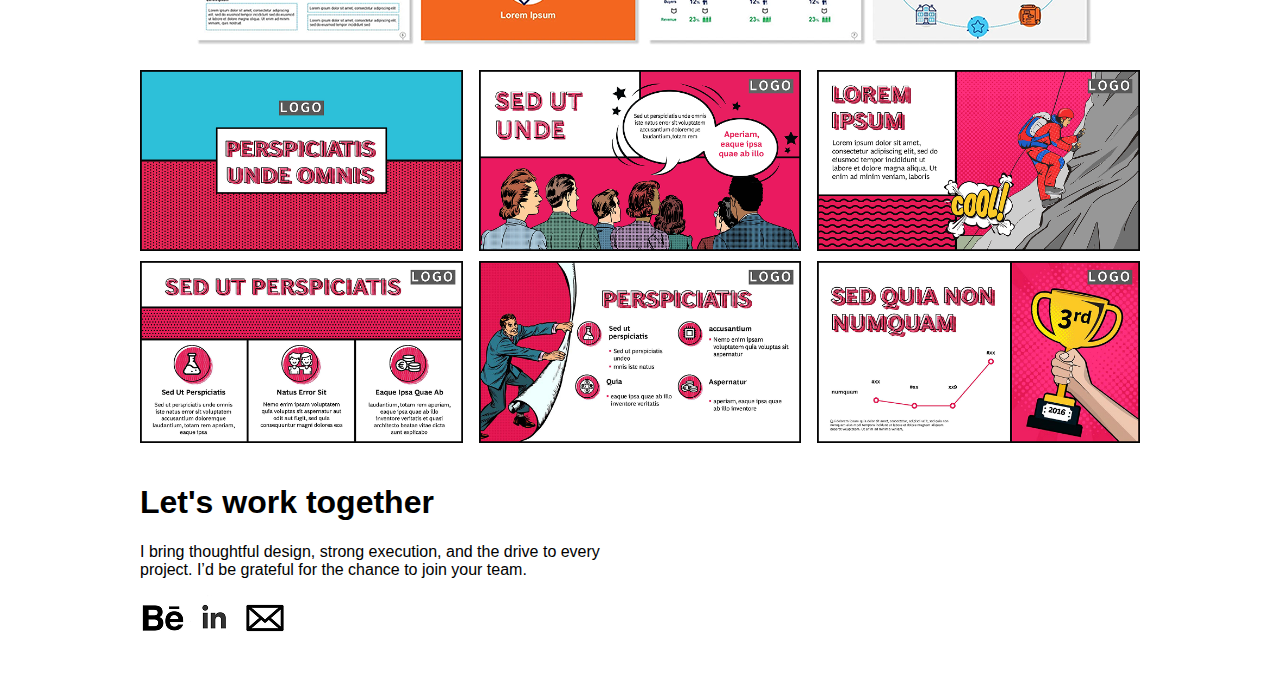
<file: powerpoint.html>
<!doctype html>
<html>
<head>
<meta charset="UTF-8">
<meta name="viewport" content="width=device-width, initial-scale=1.0">
<title>Untitled Document</title>
	
	<link rel="stylesheet" href="stylesheet.css">
	<link rel="stylesheet" href= "stylesheet2.css">
	<link rel="stylesheet" href= "styleshee3.css">
	<script src="menu.js" defer></script>
	
</head>

<body>


<nav class="navbar">
  <div class="navbar-inner">
    <div class="logo">
      <a href="index.html" aria-label="Go to homepage">
        <img src="images/Maricel-logo.png" alt="Maricel Salvador Logo">
      </a>
    </div>
    <div class="nav-links">
      <a href="index.html#folio">Works</a>
      <a href="#contact" class="message" data-open="contactModal">Contact</a>
    </div>
  </div>
</nav>
	
	<!-----This the MODAL CODE----->
	 
	   <!-- Modal overlay -->
  <div id="contactModal" class="modal-overlay" role="dialog" aria-modal="true" aria-labelledby="contact-title" aria-hidden="true">
    <div class="modal" role="document">
      <div class="modal-header">
        <h2 id="contact-title" class="modal-title">Message me</h2>
        <button class="close-btn" aria-label="Close" data-close>&times;</button>
      </div>
      <div class="modal-body">
        <form id="contactForm" novalidate>
          <div class="field">
            <label class="label" for="name"></label>
            <input class="input" id="name" name="name" type="text" placeholder="Name" required />
          </div>
          <div class="field">
            <label class="label" for="email"></label>
            <input class="input" id="email" name="email" type="email" placeholder="yourname@email.com" required />
          </div>
          <div class="field">
            <label class="label" for="message"></label>
            <textarea class="textarea" id="message" name="message" placeholder="Tell me about your project..." required></textarea>
          </div>
          <div class="actions">
            <button type="submit" class="btn primary">Send</button>
            <button type="button" class="btn secondary" data-close>Cancel</button>
          </div>
        </form>
      </div>
    </div>
  </div>
	 
<!----------------------------->
	
<div class="container-works" style="display:flex; flex-direction:column; align-items:center; justify-content:center; text-align:center; max-width:1000px; margin:0 auto;">
	
	<div class="allwork-title"><h1>Powerpoint</h1></div>
	
	<div class="masonry">
		<div class="item"><img src="images/powerpoint-1.png" alt="Powerpoint 1"></div>
	</div>
	<div class="masonry" style="padding-top: 20px;">
		<div class="item2"><img src="images/powerpoint-2.png" alt="Powerpoint 2"></div>
	</div>
	
	<div class="row" style="padding-top: 20px;">
        <div class="row">
			<div class="item2"><img src="images/powerpoint-3.png" alt="Powerpoint 3"></div>
		</div>
		<div class="row">
			<div class="item2"><img src="images/powerpoint-4.png" alt="Powerpoint 4"></div>
		</div>
		<div class="row">
			<div class="item2"><img src="images/powerpoint-5.png" alt="Powerpoint 5"></div>
		</div>
	</div>
		<div class="row" style="padding-top: 10px;">
        <div class="row">
			<div class="item2"><img src="images/powerpoint-6.png" alt="Powerpoint 6"></div>
		</div>
		<div class="row">
			<div class="item2"><img src="images/powerpoint-7.png" alt="Powerpoint 7"></div>
		</div>
		<div class="row">
			<div class="item2"><img src="images/powerpoint-8.png" alt="Powerpoint 8"></div>
		</div>
	</div>

</div>

	
	
	
	<div class="footer">
	<div class="call-to-action">
		<h1>Let's work together</h1>
		<p>I bring thoughtful design, strong execution, and the drive to every project. I’d be grateful for the chance to join your team.</p>
		
		<div class="footer-menu">
		<a href="#" aria-label="Go to Behance"><img src="images/behance.png" alt="behance logo"></a>
		<a href="#" aria-label="Go to LinkedIn"><img src="images/linkedin.png" alt="linkedin logo"></a>
		<a href="#" aria-label="Go to email"><img src="images/email.png" alt="email logo"></a>
	    </div>
	</div>
	
</div>
	
	<!-- Hamburger Icon -->
<div class="menu-toggle" id="menu-toggle">
  <img src="images/Maricel-logo-2.png" alt="Maricel logo2">
</div>

<!-- Hidden Floating Menu -->
<div class="floating-menu" id="floating-menu">
  <a href="social-media.html">Social Media</a>
  <a href="illustration.html">Illustration</a>
  <a href="magazine.html">Magazine</a>
  <a href="eblast.html">E-Blast</a>
  <a href="infographic.html">Infographic</a>
  <a href="powerpoint.html">Powerpoint</a>
</div>
	
	
</body>
</html>
</file>
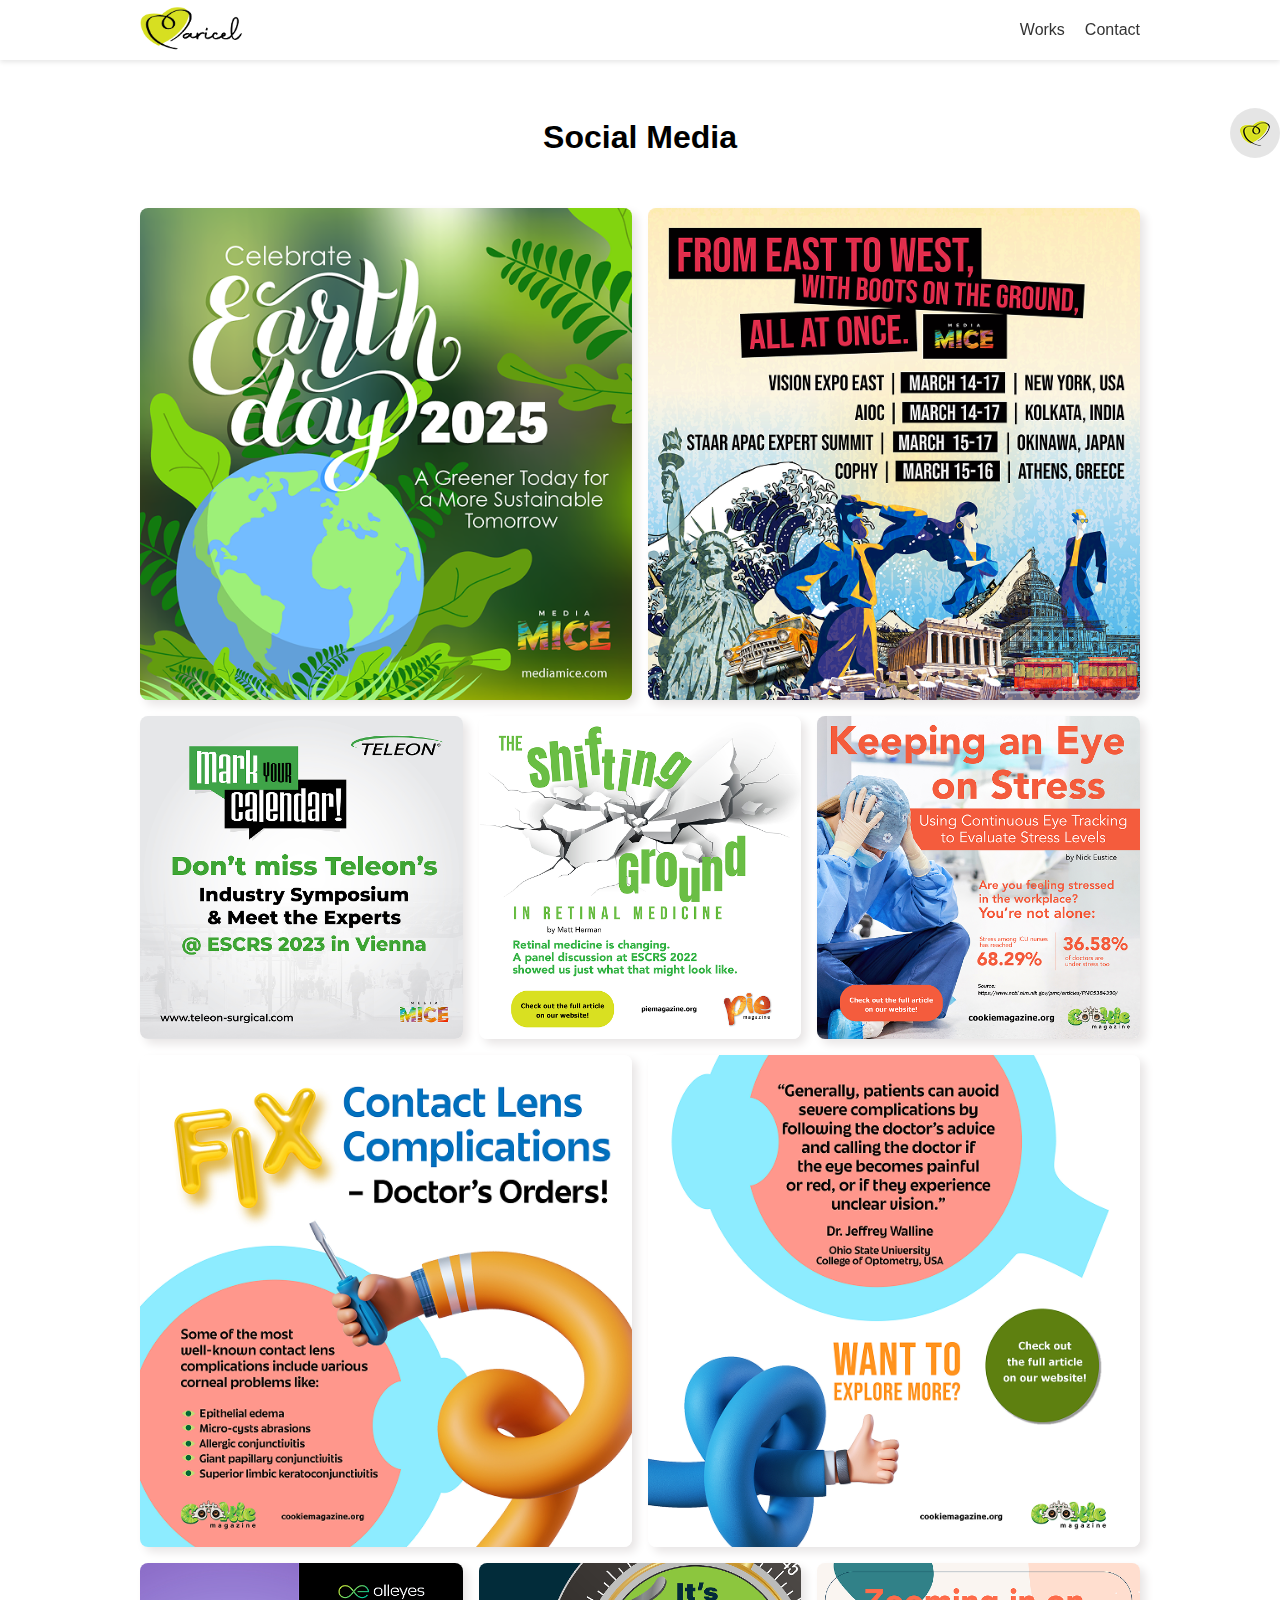
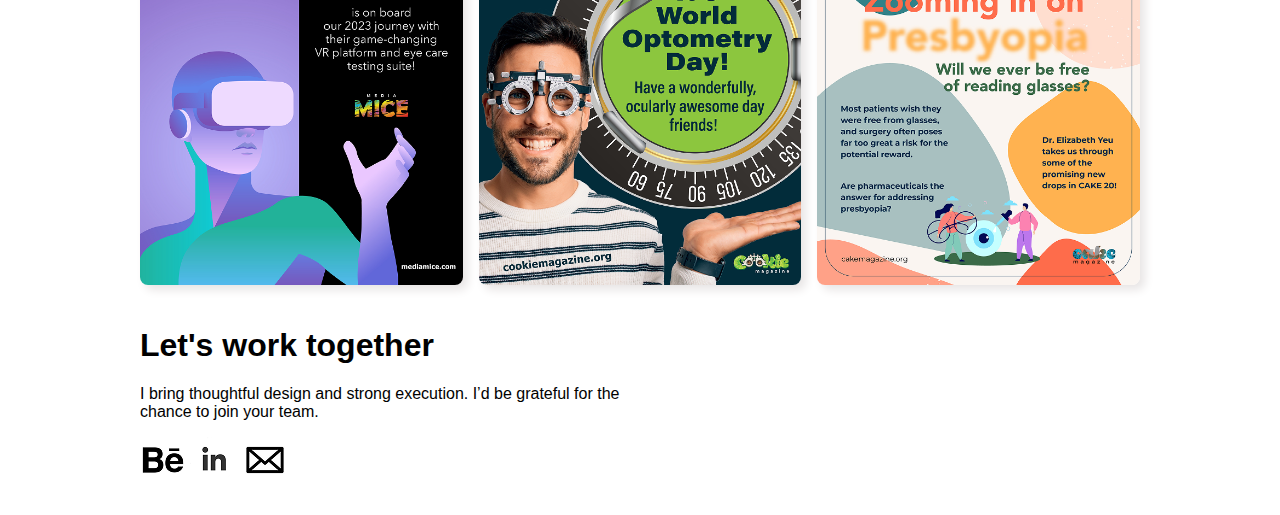
<file: social-media.html>
<!doctype html>
<html>
<head>
<meta charset="UTF-8">
<meta name="viewport" content="width=device-width, initial-scale=1.0">
<title>Untitled Document</title>
	
	<link rel="stylesheet" href="stylesheet.css">
	<link rel="stylesheet" href= "stylesheet2.css">
	<link rel="stylesheet" href= "styleshee3.css">
	
	<script src="menu.js" defer></script>
	
</head>

<body>
<nav class="navbar">
  <div class="navbar-inner">
    <div class="logo">
      <a href="index.html" aria-label="Go to homepage">
        <img src="images/Maricel-logo.png" alt="Maricel Salvador Logo">
      </a>
    </div>
    <div class="nav-links">
      <a href="index.html#folio">Works</a>
      <a href="#contact" class="message" data-open="contactModal">Contact</a>
    </div>
  </div>
</nav>
	
<!-----This the MODAL CODE----->
	 
	   <!-- Modal overlay -->
  <div id="contactModal" class="modal-overlay" role="dialog" aria-modal="true" aria-labelledby="contact-title" aria-hidden="true">
    <div class="modal" role="document">
      <div class="modal-header">
        <h2 id="contact-title" class="modal-title">Contact me</h2>
        <button class="close-btn" aria-label="Close" data-close>&times;</button>
      </div>
      <div class="modal-body">
        <form id="contactForm" novalidate>
          <div class="field">
            <label class="label" for="name"></label>
            <input class="input" id="name" name="name" type="text" placeholder="Name" required />
          </div>
          <div class="field">
            <label class="label" for="email"></label>
            <input class="input" id="email" name="email" type="email" placeholder="yourname@email.com" required />
          </div>
          <div class="field">
            <label class="label" for="message"></label>
            <textarea class="textarea" id="message" name="message" placeholder="Tell me about your project..." required></textarea>
          </div>
          <div class="actions">
            <button type="submit" class="btn primary">Send</button>
            <button type="button" class="btn secondary" data-close>Cancel</button>
          </div>
        </form>
      </div>
    </div>
  </div>
	 
<!----------------------------->
	
	<div class="container-works">
		<div class="allwork-title"><h1>Social Media</h1></div>
<div class="masonry">
  <div class="row">
    <div class="item"><img src="images/earth-day.png" alt="Earth day"></div>
    <div class="item"><img src="images/from-east-to-west.png" alt="From east to west"></div>
  </div>
  <div class="row">
    <div class="item"><img src="images/teleon.png" alt="Teleon"></div>
    <div class="item"><img src="images/the-shifting-ground.png" alt="Shifting ground"></div>
    <div class="item"><img src="images/eye-on-stress 1.png" alt="Eye on stress"></div>
  </div>
    <div class="row">
    <div class="item"><img src="images/Fix Contact Lens Complications-01.png" alt="fix1"></div>
    <div class="item"><img src="images/Fix Contact Lens Complications-02.png" alt="Fix2"></div>
  </div>
  <div class="row">
    <div class="item"><img src="images/Olleyes.png" alt="Olleyes"></div>
    <div class="item"><img src="images/World Optometry.png" alt="World Optometry"></div>
    <div class="item"><img src="images/Zooming in.png" alt="Zooming in"></div>
  </div>
</div>
	</div>
	
	
	<div class="footer">
	<div class="call-to-action">
		<h1>Let's work together</h1>
		<p>I bring thoughtful design and strong execution. I’d be grateful for the chance to join your team.</p>
		
		<div class="footer-menu">
		<a href="#" aria-label="Go to Behance"><img src="images/behance.png" alt="behance logo"></a>
		<a href="#" aria-label="Go to LinkedIn"><img src="images/linkedin.png" alt="linkedin logo"></a>
		<a href="#" aria-label="Go to email"><img src="images/email.png" alt="email logo"></a>
	    </div>
	</div>

</div>
	
<!-- Hamburger Icon -->
<div class="menu-toggle" id="menu-toggle">
 <img src="images/Maricel-logo-2.png" alt="Maricel logo2">
</div>

<!-- Hidden Floating Menu -->
<div class="floating-menu" id="floating-menu">
  <a href="social-media.html">Social Media</a>
  <a href="illustration.html">Illustration</a>
  <a href="magazine.html">Magazine</a>
  <a href="eblast.html">E-Blast</a>
  <a href="infographic.html">Infographic</a>
  <a href="powerpoint.html">Powerpoint</a>
</div>

	
</body>
</html>
</file>
<file: stylesheet.css>
@charset "UTF-8";
/* CSS Document */

body {
   margin:0px, 10px, 0px, 10px;
   font-family: Arial, sans-serif;
   padding-top: 60px;        /* equal to navbar height */
      
    }

/* Navbar outer wrapper */
.navbar {
  position: fixed;          /* lock to top */
  top: 0;
  left: 0;
  width: 100%;              /* full width */
  height: 60px;             /* fixed height */
  background-color: white;
  z-index: 1000;
  box-shadow: 0 2px 5px rgba(0,0,0,0.1); /* subtle shadow */
   padding: 0 20px;          /* space on left & right */
  box-sizing: border-box;   /* include padding in width */
}

/* Inner container for centering */
.navbar-inner {
  max-width: 1000px;        /* constrain content */
  margin: 0 auto;           /* center horizontally */
  height: 100%;             /* match navbar height */
  display: flex;
  justify-content: space-between;
  align-items: center;
}

/* Logo */
.logo img {
  height: 100%;             /* fill navbar height */
  max-height: 60px;         /* cap at navbar height */
  width: auto;
  display: block;
}

/* Links */
.nav-links {
  display: flex;
  gap: 20px;
}

.nav-links a {
  text-decoration: none;
  color: #333;
  font-size: 16px;
  transition: color 0.3s ease;
}

.nav-links a:hover {
  color:#FF4DB3;
}

/* About Section */
.about {
  display: flex;                  /* Activate flexbox */
  justify-content: center;        /* Center horizontally */
  align-items: center;            /* Center vertically */
  gap: 40px;                      /* Space between text and image */
  padding: 40px;                  /* Breathing room around section */
  max-width: 1000px;              /* Limit width */
  margin: 0 auto;                 /* Center the section itself */
  text-align:left             /* Center text inside */
}

.contact-trigger {
  padding: 24px;
  margin-top: 20px;
  margin-bottom: 20px;
  background-color: #000000;
  text-decoration: none;
  color: #FFFFFF;
  border: none;
  font-size: 14px;
}

/* Text block */
.about div:first-child {
  flex: 1;                        /* Take available space */
  max-width: 600px;               /* Limit width for readability */
}

/* Image block */
.about img {
  max-width: 400px;               /* Control image size */
  width: 100%;                    /* Scale responsively */
  height: auto;                   /* Keep aspect ratio */
  display: block;                 /* Remove inline spacing */
}

/* Responsive adjustments */
@media (max-width: 768px) {
  .about {
    flex-direction: column;       /* Stack text above image */
    gap: 20px;                    /* Reduce spacing */
    padding: 20px;                /* Smaller padding */
  }

  .about div:first-child {
    max-width: 100%;              /* Allow text to span full width */
  }

  .about img {
    max-width: 100%;              /* Image scales to container */
  }
}

/* Skills Section */

.cards-section {
  display: flex;                  /* Place cards side by side */
  justify-content: center;        /* Center them horizontally */
  gap: 40px;                      /* Space between cards */
  max-width: 1000px;              /* Limit section width */
  margin: 0 auto;                 /* Center section on page */
  padding: 40px 20px;             /* Breathing room */
}

.card {
  flex: 1;                        /* Equal width for both cards */
  padding: 20px;
  border-radius: 8px;             /* Rounded corners */
  text-align: center;             /* Center text */
}

.card h2 {
  font-weight: bold;              /* Bold title */
  margin-bottom: 15px;
}

.card p {
  font-size: 16px;
  line-height: 1.5;
  color: #333;
}

.skills-1 {
  max-width: 100px;
}



/* Works Section */

.works {text-align: center;
  margin-top: 40px;
}
.works-2 {
  display: flex;                  /* Place cards side by side */
  justify-content: center;        /* Center them horizontally */
  flex-wrap: wrap;                /* Allow wrapping on small screens */
  gap: 10px;                      /* Space between cards */
  max-width: 1000px;              /* Limit section width */
  margin: 0 auto;                 /* Center section on page */
  padding: 10px, 10px;             /* Breathing room */
  text-align: center;
}

.cards-works {
  flex: 1 1 250px;                /* Flexible width, min 250px */
  display: flex;                  /* Keep inner card aligned */
  flex-direction: column;
  justify-content: center;
  margin-top: 40px;
}

.skills-2 {
  max-width: 300px;
  width: 100%;                    /* Scale responsively */
  height: auto;
  display: block;
  transition: all 0.3s ease-in-out;
}

.skills-2:hover {
  content: url("images/social-media.gif");
}

.skills-3 {
  max-width: 300px;
  width: 100%;                    /* Scale responsively */
  height: auto;
  display: block;
  transition: all 0.3s ease-in-out;
}
.skills-3:hover {
  content: url("images/Illustration.gif");
}

.skills-4 {
  max-width: 300px;
  width: 100%;                    /* Scale responsively */
  height: auto;
  display: block;
  transition: all 0.3s ease-in-out;
}
.skills-4:hover {
  content: url("images/Magazine-2.gif");
}

.skills-5 {
  max-width: 300px;
  width: 100%;                    /* Scale responsively */
  height: auto;
  display: block;
  transition: all 0.3s ease-in-out;
}
.skills-5:hover {
  content: url("images/e-blast.gif");
}

.skills-6 {
  max-width: 300px;
  width: 100%;                    /* Scale responsively */
  height: auto;
  display: block;
  transition: all 0.3s ease-in-out;
}
.skills-6:hover {
  content: url("images/Infographic.gif");
}

.skills-7 {
  max-width: 300px;
  width: 100%;                    /* Scale responsively */
  height: auto;
  display: block;
  transition: all 0.3s ease-in-out;
}
.skills-7:hover {
  content: url("images/powerpoint.gif");
}


/* Base: show static image */
.responsive-gif {
  content: url("static-image.jpg");
}

/* Small screens: always show GIF */
@media (max-width: 768px) {
  .responsive-gif {
    content: url("images/Social-Media.gif");
  }
}

/* Desktop: swap to GIF only on hover */
@media (min-width: 769px) {
  .responsive-gif:hover {
    content: url("images/Social-Media.gif");
  }
}



/* Responsive: stack cards on small screens */
@media (max-width: 768px) {
  .cards-section {
    flex-direction: column;       /* Stack vertically */
    gap: 20px;
  }
}
 
/* Responsive adjustments */
@media (max-width: 768px) {
  .works-2 {
    flex-direction: column;       /* Stack cards vertically */
    align-items: center;
  }
}

/* Footer */

.footer {
  display: flex;
  position: relative;
  flex-direction: row;
  flex-wrap: wrap;          /* allow items to wrap on smaller screens */
  max-width: 1000px;
  align-items: center;
  justify-content: space-between;
  margin: auto;
  padding: 20px;
  gap: 20px;                /* space between columns */
  z-index: 1;
}

.call-to-action {
	flex: 1 1 300px;          /* flexible width, min 300px */
	max-width: 500px;
}
    
/* Button */
.contact-form button {
  background-color: #000;     /* Black background */
  color: #fff;                /* White text */
  border: none;               /* Remove default border */
  padding: 24px 24px;         /* Size of the button */
  margin-top:auto;
  font-size: 16px;            /* Text size */
  cursor: pointer;            /* Pointer on hover */
  border-radius: 4px;         /* Slightly rounded corners */
  transition: background-color 0.3s ease;
  font-style: none;
}

/* Prevent overlap with content */
body {
  padding-top: 60px;     /* equal to navbar height */

}

@media (max-width: 768px) {
  .footer {
    flex-direction: column;   /* stack vertically */
    align-items: center;
    text-align: center;
  }
  .call-to-action,
  .contact-wrap {
  max-width: 100%;          /* take full width */
  }
  .footer-menu {
    margin-top: 15px;
  }
}
</file>
<file: stylesheet2.css>
@charset "UTF-8";
/* CSS Document */

.container-works {
  display:flex; 
  flex-direction:column;
  align-items:center; 
  justify-content:center;
  text-align: center;
  max-width: 1000px;
  margin: 0 auto;
  	 
}
.allwork-title{
  margin: 30px;
  text-align: center;
}
.masonry {
  display: flex;
  flex-direction: column;   /* stack rows vertically */
  gap: 1rem;                /* space between rows */
  max-width: 1000px;
  margin: auto;
}

.row {	
  display: flex;            /* items side by side in a row */
  gap: 1rem;
}

.item {
  flex: 1;                  /* items share space equally */
  background: #FFFFFF;
  border-radius: 8px;
  overflow: hidden;
  box-shadow: 5px 5px 10px #E8E5E5;
}

.item img {
  width: 100%;
  height: auto;
  display: block;
}

.works-row {
  display: flex;              /* puts children side by side */
  justify-content: flex-start;/* align items to the left horizontally */
  align-items: flex-start;    /* align items to the top vertically */
  gap: 20px; 
}

.works-column {
  display:grid;            
  justify-content: flex-start;/* align items to the left horizontally */
  align-items: flex-start;    /* align items to the top vertically */
  gap: 20px; 
  max-width: 325px;
}
.works-column2 {
  display: grid;
  grid-auto-rows: min-content; /* rows sized to content */
  gap: 20px;                   /* spacing between rows */
  justify-items: start;        /* align items to the left */
}

.item2 {
  background: #FFFFFF;
  overflow: hidden;
  
}
.item2 img {
  width: 100%;
  height: auto;
  display: block;
}

.works-row img {
  max-width: 100%;
  height: auto;
  display: block;
}

.works-side {
  display: flex;
}

.container-works-wrap {
	display: flex;
	flex-direction: row;
	column-gap: 20px;
	max-width: 1000px;
	}

/* Heart button */
.menu-toggle {
  position: fixed;
  top: 12%; /* slightly above middle */
  right: 0;
  background: rgba(0, 0, 0, 0.100); /* 20% more transparent */
  color: #fff;
  width: 50px;       /* set fixed width */
  height: 50px;      /* set fixed height */
  display: flex;     /* center the icon/text */
  align-items: center;
  justify-content: center;
  cursor: pointer;
  border-radius: 50%; /* makes it a circle */
  font-size: 20px;
  z-index: 1100;
}

/* Floating menu hidden by default */
.floating-menu {
  position: fixed;
  top: calc(13% + 42px);   /* starts exactly at bottom of hamburger */
  right: -100%;            /* hidden fully off-page */
  background: rgba(0, 0, 0, 0.80);
  padding: 20px 20px 20px 0px;
  border-radius: 8px 0 0 8px;
  display: flex;
  flex-direction: column;
  gap: 10px;
  transition: right 0.4s ease;
  z-index: 1000;
  width: max-content;      /* auto-fit longest word */
  white-space: nowrap;     /* prevent wrapping */
}

.floating-menu a {
  color: #fff;
  text-decoration: none;
  padding: 8px 12px;
  transition: background 0.3s ease;
}

.floating-menu a:hover {
  background: rgba(255, 255, 255, 0.2);
}

/* Show menu when active */
.floating-menu.active {
  right: 0; /* slides flush against the right edge */
}


/* -----------------------------*/
/* Responsive stacking for mobile */
@media (max-width: 768px) {
 .row,
 .works-row {
    flex-direction: column;   /* stack items vertically */
    align-items: center;      /* center them horizontally */
  }

  .item {
    width: 100%;              /* take full width */
    max-width: 500px;         /* optional limit for nicer look */
  }
}
</file>
<file: styleshee3.css>
@charset "UTF-8";
/* CSS Document */
  :root {
  --bg: #0f0f12;
  --surface: #ffffff;
  --text: #111;
  --primary: #2563eb;
  --primary-dark: #1e40af;
  --overlay: rgba(0, 0, 0, 0.6);
  --radius: 12px;
  --shadow: 0 12px 30px rgba(0, 0, 0, 0.25);
}

html {
  overflow-y: scroll;
}

/* Trigger button */
.contact-trigger {
  
  padding: 15px;
  border: none;
  background: #000000;
  color: #fff;
  cursor: pointer;
  transition: border-color 0.2s ease, transform 0.08s ease;
}
.contact-trigger:hover { background-color: #ff4db3; padding: 15px;}
.contact-trigger:active { transform: scale(0.98); }

/* Overlay */
.modal-overlay {
  position: fixed;
  inset: 0;
  background: var(--overlay);
  display: none;
  justify-content: center;
  align-items: center;
  padding: 24px;
  z-index: 1000;
}
.modal-overlay.is-open {
  display: flex;
  animation: overlayFade 180ms ease-out;
}
@keyframes overlayFade {
  from { opacity: 0; }
  to   { opacity: 1; }
}

/* Modal */
.modal {
  width: 100%;
  max-width: 520px;
  background: var(--surface);
  color: var(--text);
  border-radius: var(--radius);
  box-shadow: var(--shadow);
  transform: translateY(6px);
  opacity: 0;
  animation: modalIn 220ms ease-out forwards;
}
@keyframes modalIn {
  to { transform: translateY(0); opacity: 1; }
}

.modal-header {
  display: flex;
  align-items: center;
  justify-content: space-between;
  padding: 16px 18px;
  border-bottom: 1px solid #eee;
}
.modal-title {
  font-weight: 600;
  font-size: 18px;
  margin: 0;
}
.close-btn {
  background: transparent;
  border: none;
  font-size: 22px;
  line-height: 1;
  cursor: pointer;
  color: #888;
  padding: 6px;
}
.close-btn:hover { color: #ff4db3; }

.modal-body {
  padding: 18px;
}

/* Form */
.field { 
  margin-bottom: 14px;
  }
.label {
  display: block;
  font-size: 13px;
  color: #555;
  margin-bottom: 6px;
}
.input, .textarea {
  width: 90%;
  border: 1px solid #ddd;
  border-radius: 8px;
  padding: 12px;
  font-size: 14px;
  transition: border-color 0.15s ease, box-shadow 0.15s ease;
  background: #fff;
  color: var(--text);
}
.input:focus, .textarea:focus {
  outline: none;
  border-color: var(--primary);
  box-shadow: 0 0 0 3px rgba(37,99,235,0.15);
}
.textarea { min-height: 110px; resize: vertical; }

.actions {
  display: flex;
  gap: 10px;
  margin-top: 8px;
}
.btn {
  flex: 1;
  padding: 12px 14px;
  border: none;
  cursor: pointer;
  font-weight: 600;
  font-size: 14px;
}
.btn.primary {
  background: #000000;
  color: #fff;
}
.btn.primary:hover { background: #FF4DB3; }
.btn.secondary {
  background: #f3f4f6;
  color: #111;
}

/* Prevent background scroll when modal is open */
body.modal-open { overflow: hidden; }
</file>
